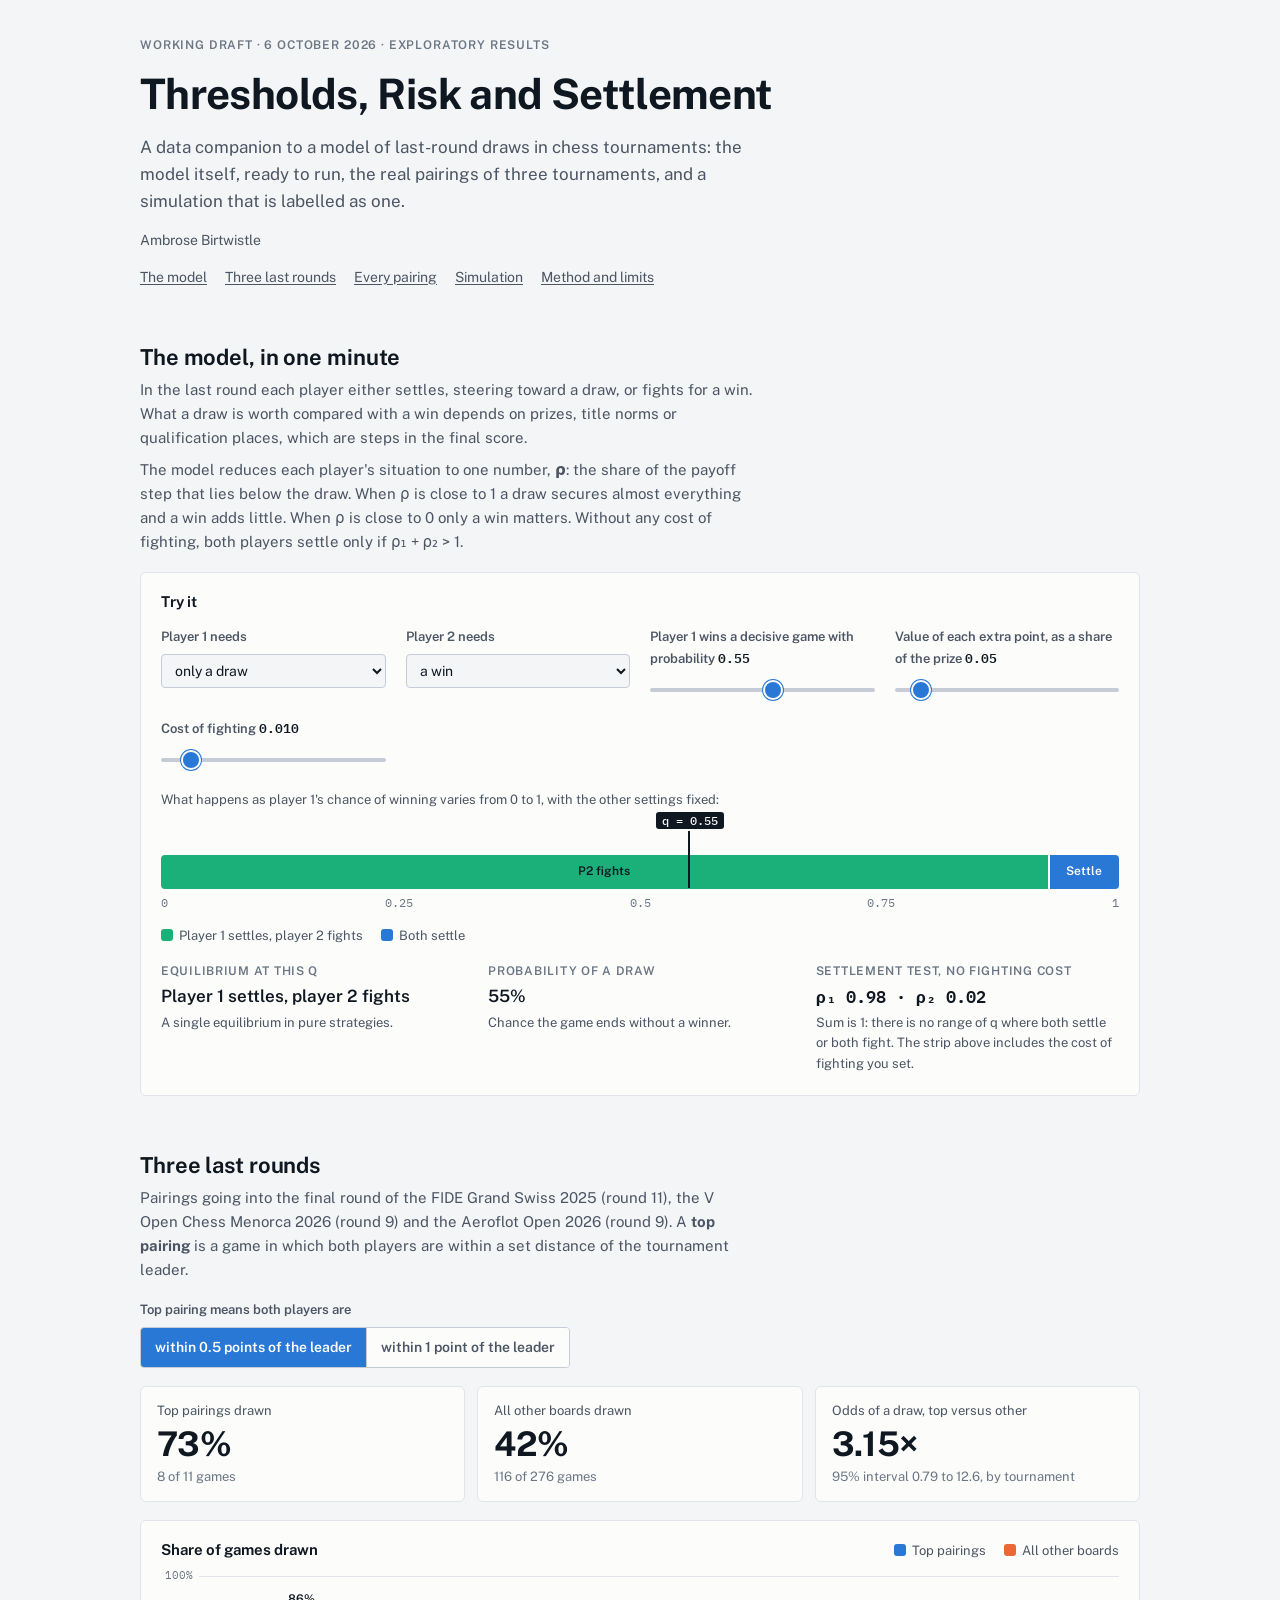
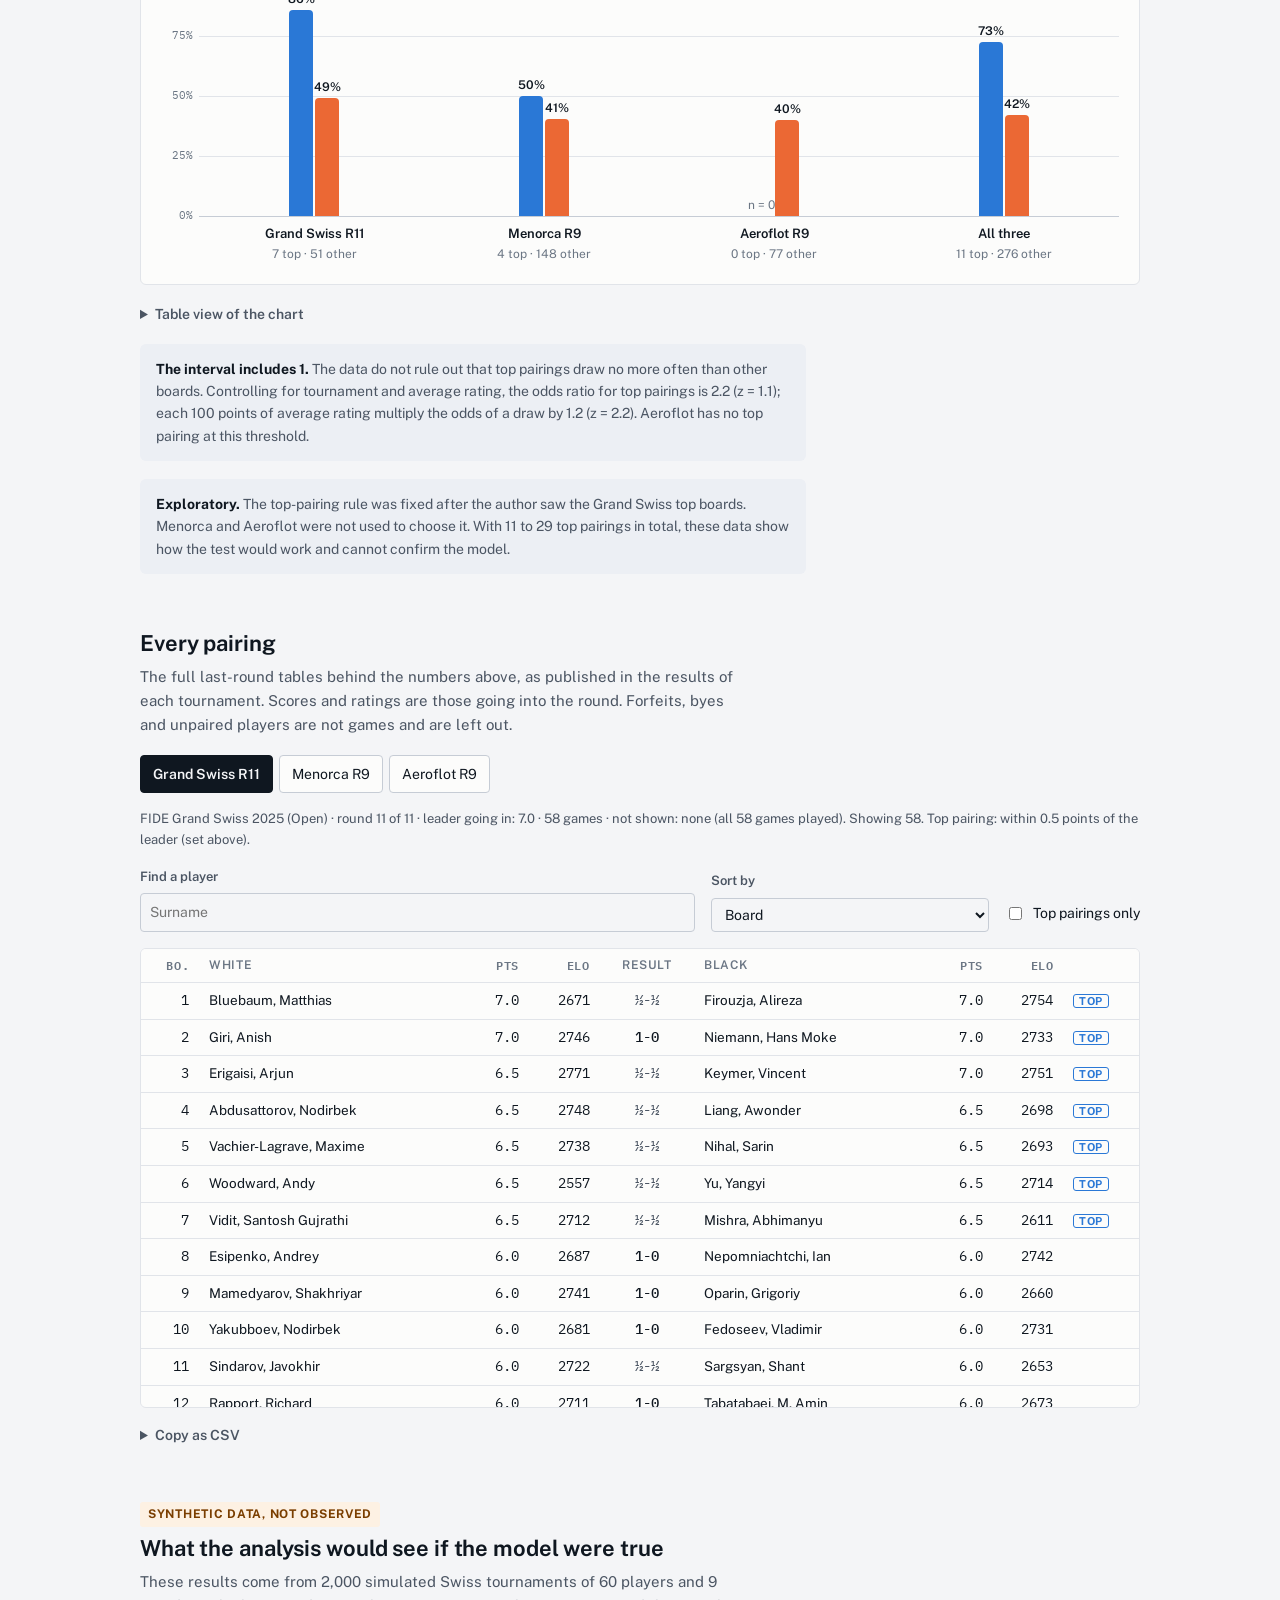
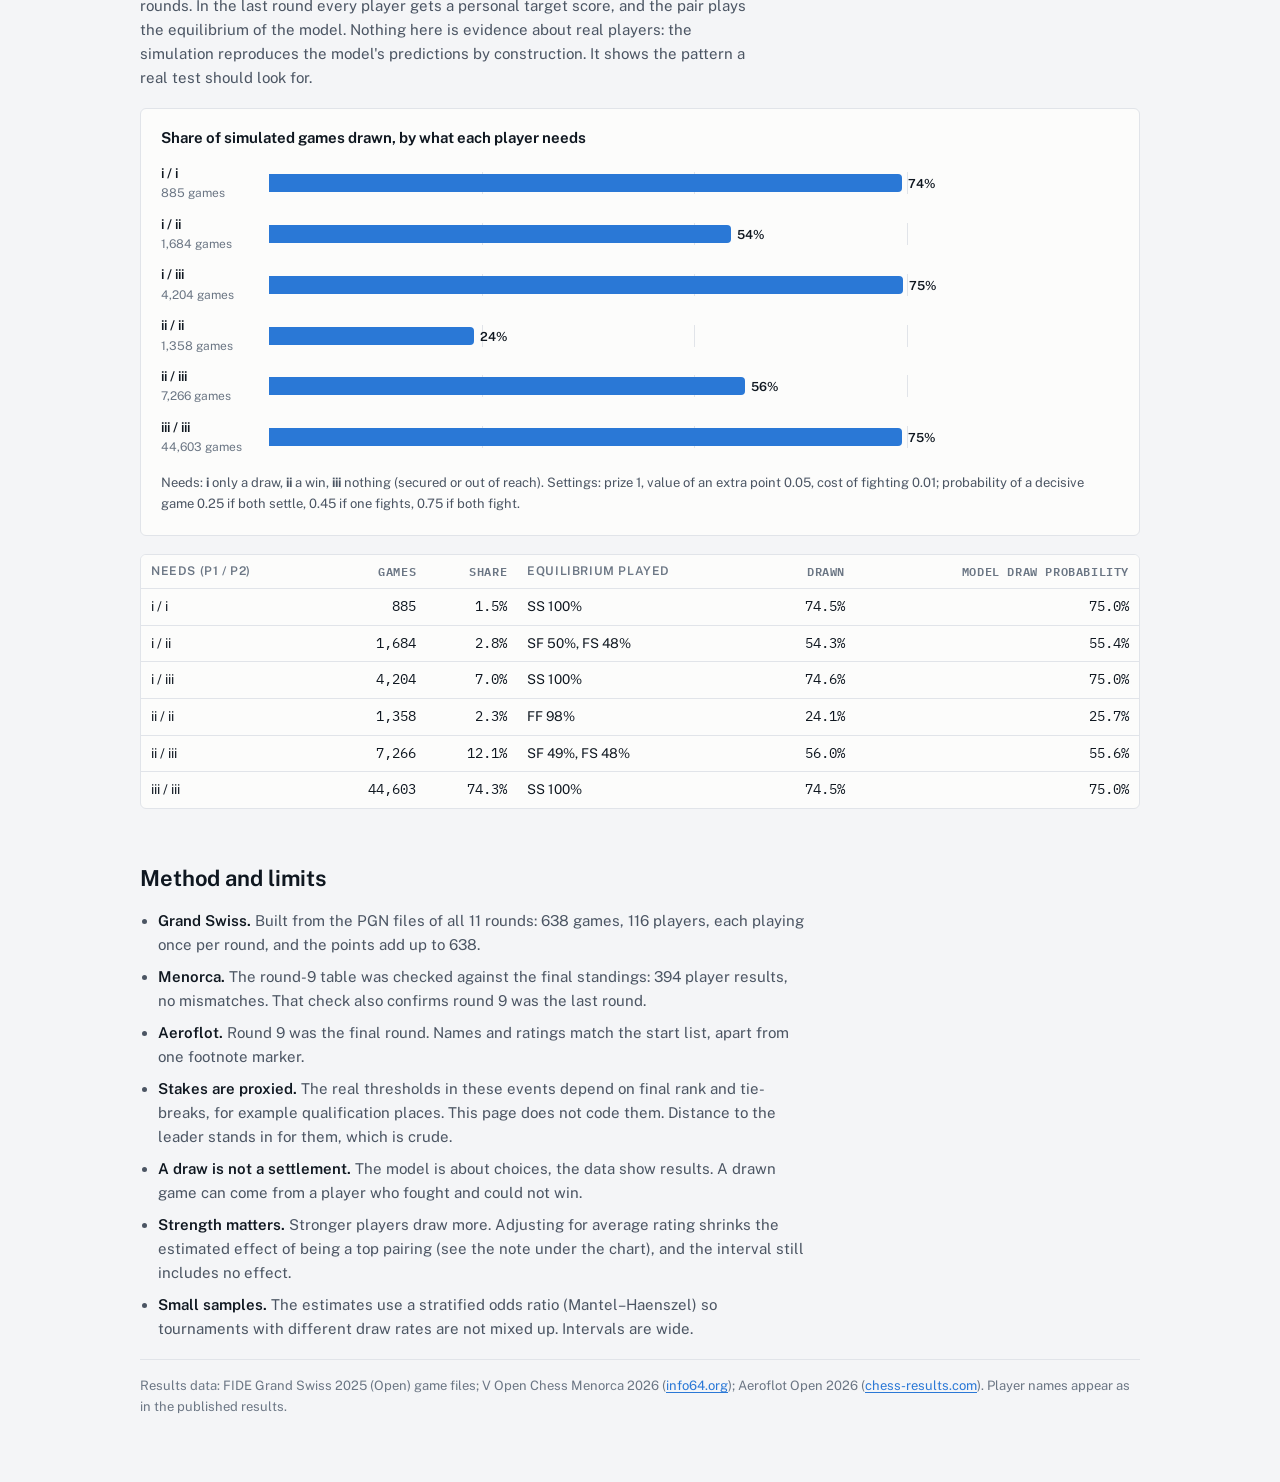
<file: docs/index.html>
<!doctype html><html lang="en"><head><meta charset="utf-8"><meta name="viewport" content="width=device-width,initial-scale=1,viewport-fit=cover"><style>:root{color-scheme:light;padding-top:env(safe-area-inset-top,0px);padding-bottom:env(safe-area-inset-bottom,0px)}body{margin:0;font:14px system-ui,sans-serif;background:#f9f9f7}img{max-width:100%}[hidden]{display:none!important}</style></head><body><title>Thresholds, Risk and Settlement</title>
<link rel="stylesheet" href="https://fonts.googleapis.com/css2?family=IBM+Plex+Mono:wght@400;500&family=Public+Sans:wght@400;500;600;700&display=swap">
<style>
/* Layout concept: a plain research companion. One reading column with wide data
   blocks. Blue and orange carry the two data series; everything else is
   neutral ink so the numbers stay loud. Notation (½-½, 1-0) is set in mono. */
:root {
  --bg: #f4f5f7;
  --surface: #fcfcfb;
  --ink: #0f1720;
  --ink2: #4b5563;
  --muted: #6b7684;
  --line: #e1e4e9;
  --axis: #c6ccd5;
  --soft: #eceff4;
  --s1: #2a78d6;
  --s2: #eb6834;
  --s3: #1baf7a;
  --neutral: #aab2bf;
  --on-fill: #0f1720;
  --warn-bg: #fdf1e3;
  --warn-ink: #7a3e00;
  --font: "Public Sans", system-ui, -apple-system, "Segoe UI", sans-serif;
  --mono: "IBM Plex Mono", ui-monospace, "SFMono-Regular", Menlo, monospace;
}
@media (prefers-color-scheme: dark) {
  :root:not([data-theme="light"]) {
    --bg: #0e0f11; --surface: #1a1a19; --ink: #f2f4f7; --ink2: #b9c0cb; --muted: #8e97a4;
    --line: #2c2e31; --axis: #3d4147; --soft: #232427;
    --s1: #3987e5; --s2: #d95926; --s3: #199e70; --neutral: #5d6571;
    --on-fill: #ffffff; --warn-bg: #2a2118; --warn-ink: #f0c48f;
    color-scheme: dark;
  }
}
:root[data-theme="dark"] {
  --bg: #0e0f11; --surface: #1a1a19; --ink: #f2f4f7; --ink2: #b9c0cb; --muted: #8e97a4;
  --line: #2c2e31; --axis: #3d4147; --soft: #232427;
  --s1: #3987e5; --s2: #d95926; --s3: #199e70; --neutral: #5d6571;
  --on-fill: #ffffff; --warn-bg: #2a2118; --warn-ink: #f0c48f;
  color-scheme: dark;
}

* { box-sizing: border-box; }
body {
  background: var(--bg); color: var(--ink); font-family: var(--font); font-size: 15px; line-height: 1.6;
  padding-inline: 16px; padding-block: 28px 64px;
}
.wrap { max-width: 1000px; margin: 0 auto; display: flex; flex-direction: column; gap: 56px; }
a { color: var(--s1); text-underline-offset: 2px; }
:focus-visible { outline: 2px solid var(--s1); outline-offset: 2px; }
h1, h2, h3 { text-wrap: balance; margin: 0; line-height: 1.2; }
h1 { font-size: clamp(28px, 5.4vw, 42px); font-weight: 700; letter-spacing: -0.015em; }
h2 { font-size: 22px; font-weight: 650; letter-spacing: -0.005em; }
h3 { font-size: 15px; font-weight: 650; }
p { margin: 0; max-width: 68ch; }
.eyebrow { font-size: 12px; letter-spacing: 0.07em; text-transform: uppercase; color: var(--muted); font-weight: 600; }
.lede { color: var(--ink2); font-size: 17px; max-width: 62ch; }
.sec { display: flex; flex-direction: column; gap: 18px; min-width: 0; }
.sec > header { display: flex; flex-direction: column; gap: 8px; }
.sec > header p { color: var(--ink2); }
.hero { display: flex; flex-direction: column; gap: 14px; padding-top: 8px; }
.jump { display: flex; flex-wrap: wrap; gap: 4px 18px; font-size: 14px; }
.jump a { color: var(--ink2); }
.byline { color: var(--ink2); font-size: 14px; }

.card { background: var(--surface); border: 1px solid var(--line); border-radius: 6px; padding: 20px; min-width: 0; }
.card + .card { margin-top: 0; }
.stack { display: flex; flex-direction: column; gap: 16px; min-width: 0; }

/* controls */
.controls { display: grid; grid-template-columns: repeat(auto-fit, minmax(210px, 1fr)); gap: 14px 20px; }
.field { display: flex; flex-direction: column; gap: 6px; min-width: 0; }
.field label, .field .lab { font-size: 13px; font-weight: 600; color: var(--ink2); }
.field output { font-family: var(--mono); font-size: 13px; color: var(--ink); }
select, input[type="search"] {
  font: inherit; font-size: 14px; color: var(--ink); background: var(--bg); border: 1px solid var(--axis);
  border-radius: 4px; padding: 7px 9px; width: 100%; min-width: 0;
}
input[type="range"] { -webkit-appearance: none; appearance: none; width: 100%; height: 28px; margin: 0; background: transparent; cursor: pointer; }
input[type="range"]::-webkit-slider-runnable-track { height: 4px; border-radius: 2px; background: var(--axis); }
input[type="range"]::-moz-range-track { height: 4px; border-radius: 2px; background: var(--axis); }
input[type="range"]::-webkit-slider-thumb { -webkit-appearance: none; appearance: none; width: 20px; height: 20px; margin-top: -8px; border-radius: 50%; background: var(--s1); border: 2px solid var(--surface); box-shadow: 0 0 0 1px var(--s1); }
input[type="range"]::-moz-range-thumb { width: 16px; height: 16px; border-radius: 50%; background: var(--s1); border: 2px solid var(--surface); box-shadow: 0 0 0 1px var(--s1); }
input[type="range"]:focus-visible { outline: 2px solid var(--s1); outline-offset: 2px; border-radius: 4px; }
.seg { align-self: flex-start; display: inline-flex; border: 1px solid var(--axis); border-radius: 4px; overflow: hidden; max-width: 100%; flex-wrap: wrap; }
.seg label { cursor: pointer; }
.seg input { position: absolute; opacity: 0; pointer-events: none; }
.seg span { display: block; padding: 8px 14px; font-size: 14px; color: var(--ink2); background: var(--surface); }
.seg input:checked + span { background: var(--s1); color: #fff; font-weight: 600; }
.seg input:focus-visible + span { outline: 2px solid var(--s1); outline-offset: -3px; }
.seg label + label span { border-left: 1px solid var(--axis); }
button { font: inherit; font-size: 14px; color: var(--ink); background: var(--surface); border: 1px solid var(--axis); border-radius: 4px; padding: 7px 12px; cursor: pointer; }
button:hover { background: var(--soft); }
.tabs { display: flex; flex-wrap: wrap; gap: 6px; }
.tabs button[aria-selected="true"] { background: var(--ink); color: var(--bg); border-color: var(--ink); font-weight: 600; }

/* regime strip */
.strip-wrap { position: relative; padding-top: 38px; margin-top: 6px; }
.strip { display: flex; gap: 2px; height: 34px; }
.strip .seg-r { height: 100%; display: flex; align-items: center; justify-content: center; font-size: 12px; font-weight: 600;
  color: var(--on-fill); overflow: hidden; white-space: nowrap; min-width: 0; }
.strip .seg-r:first-child { border-radius: 4px 0 0 4px; }
.strip .seg-r:last-child { border-radius: 0 4px 4px 0; }
.marker { position: absolute; top: 14px; bottom: 22px; width: 0; border-left: 2px solid var(--ink); pointer-events: none; }
.marker b { position: absolute; top: -2px; left: 50%; transform: translate(-50%, -100%); font: 500 12px var(--mono); background: var(--ink); color: var(--bg); padding: 1px 6px; border-radius: 3px; white-space: nowrap; }
.axis-row { display: flex; justify-content: space-between; font: 12px var(--mono); color: var(--muted); padding-top: 6px; }
.legend { display: flex; flex-wrap: wrap; gap: 6px 18px; font-size: 13px; color: var(--ink2); }
.legend i { display: inline-block; width: 12px; height: 12px; border-radius: 3px; margin-right: 6px; vertical-align: -1px; }
.readout { display: grid; grid-template-columns: repeat(auto-fit, minmax(240px, 1fr)); gap: 14px 24px; }
.readout .k { font-size: 12px; text-transform: uppercase; letter-spacing: 0.06em; color: var(--muted); font-weight: 600; }
.readout .v { font-size: 17px; font-weight: 600; margin-top: 2px; }
.readout .s { font-size: 13px; color: var(--ink2); margin-top: 2px; }
.mono { font-family: var(--mono); }

/* tiles */
.tiles { display: grid; grid-template-columns: repeat(auto-fit, minmax(210px, 1fr)); gap: 12px; }
.tile { background: var(--surface); border: 1px solid var(--line); border-radius: 6px; padding: 14px 16px; min-width: 0; }
.tile .k { font-size: 13px; color: var(--ink2); }
.tile .big { font-size: 34px; font-weight: 700; letter-spacing: -0.02em; line-height: 1.15; margin-top: 4px; }
.tile .s { font-size: 13px; color: var(--muted); margin-top: 2px; }

/* bar chart (grouped columns) */
.chart-head { display: flex; flex-wrap: wrap; justify-content: space-between; align-items: baseline; gap: 6px 20px; margin-bottom: 14px; }
.chart-head .legend { margin: 0; }
.plot { position: relative; height: 240px; margin-left: 38px; }
.grid-l { position: absolute; left: 0; right: 0; height: 0; border-top: 1px solid var(--line); }
.grid-l.base { border-top-color: var(--axis); }
.grid-l span { position: absolute; left: -38px; top: -9px; width: 32px; text-align: right; font: 11px var(--mono); color: var(--muted); }
.groups { position: absolute; inset: 0; display: flex; }
.group { flex: 1; display: flex; justify-content: center; gap: 2px; min-width: 0; position: relative; }
.bcol { position: relative; width: min(24px, 30%); height: 100%; outline-offset: 3px; }
.bar { position: absolute; left: 0; right: 0; bottom: 0; border-radius: 4px 4px 0 0; transition: height 0.25s ease; }
.bval { position: absolute; left: 50%; transform: translateX(-50%); font: 600 12px var(--font); color: var(--ink); white-space: nowrap; padding-bottom: 4px; }
.nobar { position: absolute; bottom: 8px; left: 0; right: 0; text-align: center; font-size: 12px; color: var(--muted); }
.xlabels { display: flex; margin-left: 38px; margin-top: 8px; }
.xlabels div { flex: 1; text-align: center; font-size: 13px; font-weight: 600; min-width: 0; }
.xlabels small { display: block; font-weight: 400; font-size: 12px; color: var(--muted); }
@media (max-width: 520px) { .xlabels div { font-size: 12px; } .plot { height: 200px; } }
.tip { position: fixed; z-index: 10; pointer-events: none; background: var(--ink); color: var(--bg); font-size: 12px; padding: 6px 9px; border-radius: 4px; max-width: 240px; line-height: 1.4; }
.tip[hidden] { display: none; }

/* tables */
.tablewrap { overflow-x: auto; border: 1px solid var(--line); border-radius: 6px; background: var(--surface); max-width: 100%; }
table { border-collapse: collapse; width: 100%; font-size: 13.5px; }
th, td { padding: 7px 10px; text-align: left; white-space: nowrap; border-bottom: 1px solid var(--line); }
th { font-size: 12px; text-transform: uppercase; letter-spacing: 0.05em; color: var(--muted); font-weight: 600; background: var(--surface); position: sticky; top: 0; }
tbody tr:last-child td { border-bottom: 0; }
td.n, th.n { text-align: right; font-family: var(--mono); font-variant-numeric: tabular-nums; }
td.res { font-family: var(--mono); font-weight: 500; text-align: center; }
td.res.dr { color: var(--ink2); }
.toppill { font-size: 11px; font-weight: 700; letter-spacing: 0.05em; color: var(--s1); border: 1px solid var(--s1); border-radius: 3px; padding: 0 5px; }
.scroll-y { max-height: 460px; overflow: auto; }
.filters { display: grid; grid-template-columns: minmax(180px, 2fr) minmax(150px, 1fr) auto; gap: 12px 16px; align-items: end; }
@media (max-width: 640px) { .filters { grid-template-columns: 1fr; } }
.check { display: flex; align-items: center; gap: 8px; font-size: 14px; padding-bottom: 7px; }
.meta { font-size: 13px; color: var(--ink2); }
details summary { cursor: pointer; font-weight: 600; font-size: 14px; color: var(--ink2); }
details[open] summary { margin-bottom: 10px; }
textarea.csv { width: 100%; min-height: 160px; font: 12px/1.45 var(--mono); color: var(--ink); background: var(--bg); border: 1px solid var(--axis); border-radius: 4px; padding: 10px; }

/* simulation */
.synthetic { display: inline-block; font-size: 12px; font-weight: 700; letter-spacing: 0.06em; text-transform: uppercase; background: var(--warn-bg); color: var(--warn-ink); padding: 3px 8px; border-radius: 3px; width: fit-content; }
.hbars { display: flex; flex-direction: column; gap: 10px; }
.hrow { display: grid; grid-template-columns: 96px minmax(0, 1fr); align-items: center; gap: 12px; font-size: 13.5px; }
.hrow .lbl { font-weight: 600; }
.hrow .lbl small { display: block; font-weight: 400; color: var(--muted); font-size: 12px; }
.htrack { position: relative; height: 22px; }
.hbar { position: absolute; left: 0; top: 2px; bottom: 2px; background: var(--s1); border-radius: 0 4px 4px 0; max-width: 100%; }
.hval { position: absolute; top: 50%; transform: translateY(-50%); margin-left: 6px; font: 600 12.5px var(--font); white-space: nowrap; }
.hgrid { position: absolute; top: 0; bottom: 0; border-left: 1px solid var(--line); }

ul.plain { margin: 0; padding-left: 18px; display: flex; flex-direction: column; gap: 8px; max-width: 74ch; }
ul.plain li { color: var(--ink2); }
ul.plain li b { color: var(--ink); font-weight: 600; }
.callout { background: var(--soft); border-radius: 6px; padding: 14px 16px; font-size: 14px; color: var(--ink2); max-width: 74ch; }
.callout b { color: var(--ink); }
footer { font-size: 13px; color: var(--muted); border-top: 1px solid var(--line); padding-top: 16px; }
@media (prefers-reduced-motion: reduce) { .bar { transition: none; } }

</style>
<div class="wrap">

<header class="hero">
  <div class="eyebrow">Working draft · 6 October 2026 · exploratory results</div>
  <h1>Thresholds, Risk and Settlement</h1>
  <p class="lede">A data companion to a model of last-round draws in chess tournaments: the model itself, ready to run, the real pairings of three tournaments, and a simulation that is labelled as one.</p>
  <div class="byline">Ambrose Birtwistle</div>
  <nav class="jump" aria-label="Sections">
    <a href="#model">The model</a><a href="#real">Three last rounds</a><a href="#pairings">Every pairing</a><a href="#simulation">Simulation</a><a href="#method">Method and limits</a>
  </nav>
</header>

<section class="sec" id="model">
  <header>
    <h2>The model, in one minute</h2>
    <p>In the last round each player either settles, steering toward a draw, or fights for a win. What a draw is worth compared with a win depends on prizes, title norms or qualification places, which are steps in the final score.</p>
    <p>The model reduces each player's situation to one number, <b>ρ</b>: the share of the payoff step that lies below the draw. When ρ is close to 1 a draw secures almost everything and a win adds little. When ρ is close to 0 only a win matters. Without any cost of fighting, both players settle only if ρ₁ + ρ₂ &gt; 1.</p>
  </header>

  <div class="card stack" aria-label="Interactive model">
    <h3>Try it</h3>
    <div class="controls">
      <div class="field"><label for="c1">Player 1 needs</label>
        <select id="c1"><option value="i" selected>only a draw</option><option value="ii">a win</option><option value="iii">nothing at stake</option></select></div>
      <div class="field"><label for="c2">Player 2 needs</label>
        <select id="c2"><option value="i">only a draw</option><option value="ii" selected>a win</option><option value="iii">nothing at stake</option></select></div>
      <div class="field"><label for="q">Player 1 wins a decisive game with probability <output id="qv" for="q">0.55</output></label>
        <input id="q" type="range" min="0.02" max="0.98" step="0.01" value="0.55"></div>
      <div class="field"><label for="eps">Value of each extra point, as a share of the prize <output id="epsv" for="eps">0.05</output></label>
        <input id="eps" type="range" min="0.01" max="0.5" step="0.01" value="0.05"></div>
      <div class="field"><label for="cost">Cost of fighting <output id="costv" for="cost">0.010</output></label>
        <input id="cost" type="range" min="0" max="0.1" step="0.005" value="0.01"></div>
    </div>

    <div>
      <div class="meta" style="margin-bottom:2px">What happens as player 1's chance of winning varies from 0 to 1, with the other settings fixed:</div>
      <div class="strip-wrap">
        <div class="marker" id="marker"><b id="markerlab">q = 0.55</b></div>
        <div class="strip" id="strip" role="img" aria-label="Equilibrium regimes across the range of q"></div>
        <div class="axis-row"><span>0</span><span>0.25</span><span>0.5</span><span>0.75</span><span>1</span></div>
      </div>
    </div>
    <div class="legend" id="legend"></div>

    <div class="readout">
      <div><div class="k">Equilibrium at this q</div><div class="v" id="ro-eq"></div><div class="s" id="ro-eq-s"></div></div>
      <div><div class="k">Probability of a draw</div><div class="v" id="ro-draw"></div><div class="s" id="ro-draw-s"></div></div>
      <div><div class="k">Settlement test, no fighting cost</div><div class="v mono" id="ro-rho"></div><div class="s" id="ro-rho-s"></div></div>
    </div>
  </div>
</section>

<section class="sec" id="real">
  <header>
    <h2>Three last rounds</h2>
    <p>Pairings going into the final round of the FIDE Grand Swiss 2025 (round 11), the V Open Chess Menorca 2026 (round 9) and the Aeroflot Open 2026 (round 9). A <b>top pairing</b> is a game in which both players are within a set distance of the tournament leader.</p>
  </header>

  <div class="field">
    <span class="lab" id="thr-lab">Top pairing means both players are</span>
    <div class="seg" role="radiogroup" aria-labelledby="thr-lab">
      <label><input type="radio" name="thr" value="0.5" checked><span>within 0.5 points of the leader</span></label>
      <label><input type="radio" name="thr" value="1"><span>within 1 point of the leader</span></label>
    </div>
  </div>

  <div class="tiles" id="tiles"></div>

  <div class="card">
    <div class="chart-head">
      <h3>Share of games drawn</h3>
      <div class="legend"><span><i style="background:var(--s1)"></i>Top pairings</span><span><i style="background:var(--s2)"></i>All other boards</span></div>
    </div>
    <div class="plot" id="plot"></div>
    <div class="xlabels" id="xlabels"></div>
    <div id="tip" class="tip" hidden></div>
  </div>

  <details>
    <summary>Table view of the chart</summary>
    <div class="tablewrap"><table id="counts"></table></div>
  </details>

  <div class="callout" id="adj"></div>
  <div class="callout"><b>Exploratory.</b> The top-pairing rule was fixed after the author saw the Grand Swiss top boards. Menorca and Aeroflot were not used to choose it. With 11 to 29 top pairings in total, these data show how the test would work and cannot confirm the model.</div>
</section>

<section class="sec" id="pairings">
  <header>
    <h2>Every pairing</h2>
    <p>The full last-round tables behind the numbers above, as published in the results of each tournament. Scores and ratings are those going into the round. Forfeits, byes and unpaired players are not games and are left out.</p>
  </header>
  <div class="stack">
    <div class="tabs" role="tablist" id="tabs"></div>
    <div class="meta" id="tmeta"></div>
    <div class="filters">
      <div class="field"><label for="search">Find a player</label><input id="search" type="search" placeholder="Surname"></div>
      <div class="field"><label for="sort">Sort by</label>
        <select id="sort"><option value="board">Board</option><option value="score">Score going in</option><option value="elo">Average rating</option></select></div>
      <label class="check"><input id="toponly" type="checkbox"> Top pairings only</label>
    </div>
    <div class="tablewrap scroll-y"><table id="ptable"></table></div>
    <details>
      <summary>Copy as CSV</summary>
      <div class="stack">
        <textarea id="csv" class="csv" readonly aria-label="CSV of the selected tournament"></textarea>
        <div><button id="copy" type="button">Copy to clipboard</button> <span class="meta" id="copied"></span></div>
      </div>
    </details>
  </div>
</section>

<section class="sec" id="simulation">
  <header>
    <span class="synthetic">Synthetic data, not observed</span>
    <h2>What the analysis would see if the model were true</h2>
    <p>These results come from 2,000 simulated Swiss tournaments of 60 players and 9 rounds. In the last round every player gets a personal target score, and the pair plays the equilibrium of the model. Nothing here is evidence about real players: the simulation reproduces the model's predictions by construction. It shows the pattern a real test should look for.</p>
  </header>
  <div class="card stack">
    <h3>Share of simulated games drawn, by what each player needs</h3>
    <div class="hbars" id="hbars"></div>
    <div class="meta">Needs: <b>i</b> only a draw, <b>ii</b> a win, <b>iii</b> nothing (secured or out of reach). Settings: prize 1, value of an extra point 0.05, cost of fighting 0.01; probability of a decisive game 0.25 if both settle, 0.45 if one fights, 0.75 if both fight.</div>
  </div>
  <div class="tablewrap"><table id="simtable"></table></div>
</section>

<section class="sec" id="method">
  <header><h2>Method and limits</h2></header>
  <ul class="plain">
    <li><b>Grand Swiss.</b> Built from the PGN files of all 11 rounds: 638 games, 116 players, each playing once per round, and the points add up to 638.</li>
    <li><b>Menorca.</b> The round-9 table was checked against the final standings: 394 player results, no mismatches. That check also confirms round 9 was the last round.</li>
    <li><b>Aeroflot.</b> Round 9 was the final round. Names and ratings match the start list, apart from one footnote marker.</li>
    <li><b>Stakes are proxied.</b> The real thresholds in these events depend on final rank and tie-breaks, for example qualification places. This page does not code them. Distance to the leader stands in for them, which is crude.</li>
    <li><b>A draw is not a settlement.</b> The model is about choices, the data show results. A drawn game can come from a player who fought and could not win.</li>
    <li><b>Strength matters.</b> Stronger players draw more. Adjusting for average rating shrinks the estimated effect of being a top pairing (see the note under the chart), and the interval still includes no effect.</li>
    <li><b>Small samples.</b> The estimates use a stratified odds ratio (Mantel–Haenszel) so tournaments with different draw rates are not mixed up. Intervals are wide.</li>
  </ul>
  <footer>Results data: FIDE Grand Swiss 2025 (Open) game files; V Open Chess Menorca 2026 (<a href="https://info64.org/v-open-chess-menorca-2026">info64.org</a>); Aeroflot Open 2026 (<a href="https://chess-results.com/tnr1357040.aspx?lan=1">chess-results.com</a>). Player names appear as in the published results.</footer>
</section>

</div>

<script>window.__DATA__={"tournaments":[{"id":"gs","name":"FIDE Grand Swiss 2025 (Open)","short":"Grand Swiss R11","round":11,"rounds":11,"leader":7.0,"excluded":"none (all 58 games played)","rows":[{"b":1,"w":"Bluebaum, Matthias","sw":7.0,"ew":2671,"k":"Firouzja, Alireza","sb":7.0,"eb":2754,"r":"½-½","d":1,"m":56},{"b":2,"w":"Giri, Anish","sw":7.0,"ew":2746,"k":"Niemann, Hans Moke","sb":7.0,"eb":2733,"r":"1-0","d":0,"m":46},{"b":3,"w":"Erigaisi, Arjun","sw":6.5,"ew":2771,"k":"Keymer, Vincent","sb":7.0,"eb":2751,"r":"½-½","d":1,"m":49},{"b":4,"w":"Abdusattorov, Nodirbek","sw":6.5,"ew":2748,"k":"Liang, Awonder","sb":6.5,"eb":2698,"r":"½-½","d":1,"m":47},{"b":5,"w":"Vachier-Lagrave, Maxime","sw":6.5,"ew":2738,"k":"Nihal, Sarin","sb":6.5,"eb":2693,"r":"½-½","d":1,"m":31},{"b":6,"w":"Woodward, Andy","sw":6.5,"ew":2557,"k":"Yu, Yangyi","sb":6.5,"eb":2714,"r":"½-½","d":1,"m":46},{"b":7,"w":"Vidit, Santosh Gujrathi","sw":6.5,"ew":2712,"k":"Mishra, Abhimanyu","sb":6.5,"eb":2611,"r":"½-½","d":1,"m":31},{"b":8,"w":"Esipenko, Andrey","sw":6.0,"ew":2687,"k":"Nepomniachtchi, Ian","sb":6.0,"eb":2742,"r":"1-0","d":0,"m":40},{"b":9,"w":"Mamedyarov, Shakhriyar","sw":6.0,"ew":2741,"k":"Oparin, Grigoriy","sb":6.0,"eb":2660,"r":"1-0","d":0,"m":47},{"b":10,"w":"Yakubboev, Nodirbek","sw":6.0,"ew":2681,"k":"Fedoseev, Vladimir","sb":6.0,"eb":2731,"r":"1-0","d":0,"m":61},{"b":11,"w":"Sindarov, Javokhir","sw":6.0,"ew":2722,"k":"Sargsyan, Shant","sb":6.0,"eb":2653,"r":"½-½","d":1,"m":34},{"b":12,"w":"Rapport, Richard","sw":6.0,"ew":2711,"k":"Tabatabaei, M. Amin","sb":6.0,"eb":2673,"r":"1-0","d":0,"m":48},{"b":13,"w":"Sevian, Samuel","sw":6.0,"ew":2692,"k":"Predke, Alexandr","sb":6.0,"eb":2609,"r":"1-0","d":0,"m":70},{"b":14,"w":"Shirov, Alexei","sw":6.0,"ew":2616,"k":"Van Foreest, Jorden","sb":6.0,"eb":2692,"r":"½-½","d":1,"m":55},{"b":15,"w":"Theodorou, Nikolas","sw":5.5,"ew":2646,"k":"Praggnanandhaa, R","sb":5.5,"eb":2785,"r":"½-½","d":1,"m":33},{"b":16,"w":"Rodshtein, Maxim","sw":5.5,"ew":2645,"k":"Harikrishna, Pentala","sb":5.5,"eb":2704,"r":"0-1","d":0,"m":28},{"b":17,"w":"Maghsoodloo, Parham","sw":5.5,"ew":2692,"k":"Aditya, Mittal","sb":5.5,"eb":2589,"r":"½-½","d":1,"m":27},{"b":18,"w":"Dubov, Daniil","sw":5.5,"ew":2691,"k":"Vokhidov, Shamsiddin","sb":5.5,"eb":2645,"r":"½-½","d":1,"m":37},{"b":19,"w":"Maurizzi, Marcandria","sw":5.5,"ew":2610,"k":"Murzin, Volodar","sb":5.5,"eb":2670,"r":"½-½","d":1,"m":32},{"b":20,"w":"Sadhwani, Raunak","sw":5.5,"ew":2658,"k":"Hakobyan, Aram","sb":5.5,"eb":2625,"r":"½-½","d":1,"m":12},{"b":21,"w":"Lagarde, Maxime","sw":5.5,"ew":2609,"k":"Saric, Ivan","sb":5.5,"eb":2655,"r":"0-1","d":0,"m":32},{"b":22,"w":"Ivanchuk, Vasyl","sw":5.5,"ew":2608,"k":"Grandelius, Nils","sb":5.5,"eb":2648,"r":"½-½","d":1,"m":76},{"b":23,"w":"Pranav, V","sw":5.5,"ew":2596,"k":"Lu, Shanglei","sb":5.5,"eb":2647,"r":"1-0","d":0,"m":54},{"b":24,"w":"Narayanan, S","sw":5.5,"ew":2591,"k":"Erdogmus, Yagiz Kaan","sb":5.5,"eb":2646,"r":"½-½","d":1,"m":30},{"b":25,"w":"Volokitin, Andrei","sw":5.0,"ew":2628,"k":"Gukesh, D","sb":5.0,"eb":2767,"r":"0-1","d":0,"m":42},{"b":26,"w":"Robson, Ray","sw":5.0,"ew":2674,"k":"Ivic, Velimir","sb":5.0,"eb":2630,"r":"½-½","d":1,"m":35},{"b":27,"w":"Sjugirov, Sanan","sw":5.0,"ew":2627,"k":"Vitiugov, Nikita","sb":5.0,"eb":2666,"r":"½-½","d":1,"m":56},{"b":28,"w":"Anton Guijarro, David","sw":5.0,"ew":2625,"k":"Wojtaszek, Radoslaw","sb":5.0,"eb":2661,"r":"½-½","d":1,"m":29},{"b":29,"w":"Mendonca, Leon Luke","sw":5.0,"ew":2615,"k":"Grischuk, Alexander","sb":5.0,"eb":2657,"r":"0-1","d":0,"m":90},{"b":30,"w":"Mamedov, Rauf","sw":5.0,"ew":2651,"k":"Dardha, Daniel","sb":5.0,"eb":2624,"r":"1-0","d":0,"m":45},{"b":31,"w":"Kollars, Dmitrij","sw":5.0,"ew":2647,"k":"Ponomariov, Ruslan","sb":5.0,"eb":2622,"r":"½-½","d":1,"m":115},{"b":32,"w":"Samunenkov, Ihor","sw":5.0,"ew":2550,"k":"Puranik, Abhimanyu","sb":5.0,"eb":2640,"r":"1-0","d":0,"m":43},{"b":33,"w":"Xiong, Jeffery","sw":5.0,"ew":2640,"k":"Goryachkina, Aleksandra","sb":5.0,"eb":2528,"r":"1-0","d":0,"m":52},{"b":34,"w":"Gurel, Ediz","sw":5.0,"ew":2631,"k":"Moussard, Jules","sb":5.0,"eb":2591,"r":"½-½","d":1,"m":36},{"b":35,"w":"Suleymanli, Aydin","sw":5.0,"ew":2602,"k":"Shankland, Sam","sb":4.5,"eb":2670,"r":"0-1","d":0,"m":41},{"b":36,"w":"Demchenko, Anton","sw":4.5,"ew":2620,"k":"Aronian, Levon","sb":4.5,"eb":2744,"r":"½-½","d":1,"m":33},{"b":37,"w":"Donchenko, Alexander","sw":4.5,"ew":2624,"k":"Karthikeyan, Murali","sb":4.5,"eb":2669,"r":"1-0","d":0,"m":50},{"b":38,"w":"Henriquez Villagra, Cristobal","sw":4.5,"ew":2594,"k":"Artemiev, Vladislav","sb":4.5,"eb":2664,"r":"1-0","d":0,"m":56},{"b":39,"w":"Aryan, Chopra","sw":4.5,"ew":2619,"k":"Bjerre, Jonas Buhl","sb":4.5,"eb":2651,"r":"1-0","d":0,"m":48},{"b":40,"w":"Bartel, Mateusz","sw":4.5,"ew":2581,"k":"Indjic, Aleksandar","sb":4.5,"eb":2650,"r":"0-1","d":0,"m":50},{"b":41,"w":"Svane, Frederik","sw":4.5,"ew":2643,"k":"Kuzubov, Yuriy","sb":4.5,"eb":2600,"r":"1-0","d":0,"m":74},{"b":42,"w":"Zemlyanskii, Ivan","sw":4.5,"ew":2586,"k":"Chigaev, Maksim","sb":4.5,"eb":2638,"r":"1-0","d":0,"m":0},{"b":43,"w":"Hovhannisyan, Robert","sw":4.5,"ew":2629,"k":"Gumularz, Szymon","sb":4.5,"eb":2590,"r":"1-0","d":0,"m":31},{"b":44,"w":"Korobov, Anton","sw":4.0,"ew":2616,"k":"Deac, Bogdan-Daniel","sb":4.0,"eb":2674,"r":"½-½","d":1,"m":37},{"b":45,"w":"Matlakov, Maxim","sw":4.0,"ew":2609,"k":"Gelfand, Boris","sb":4.0,"eb":2652,"r":"½-½","d":1,"m":31},{"b":46,"w":"Salem, A.R. Saleh","sw":4.0,"ew":2640,"k":"Xu, Xiangyu","sb":4.0,"eb":2615,"r":"½-½","d":1,"m":25},{"b":47,"w":"Najer, Evgeniy","sw":4.0,"ew":2613,"k":"Bacrot, Etienne","sb":4.0,"eb":2637,"r":"½-½","d":1,"m":53},{"b":48,"w":"Amin, Bassem","sw":4.0,"ew":2636,"k":"Warmerdam, Max","sb":4.0,"eb":2591,"r":"½-½","d":1,"m":35},{"b":49,"w":"Martirosyan, Haik M.","sw":4.0,"ew":2628,"k":"Madaminov, Mukhiddin","sb":4.0,"eb":2560,"r":"1-0","d":0,"m":31},{"b":50,"w":"Sargissian, Gabriel","sw":4.0,"ew":2626,"k":"Muradli, Mahammad","sb":4.0,"eb":2590,"r":"1-0","d":0,"m":39},{"b":51,"w":"Daneshvar, Bardiya","sw":4.0,"ew":2598,"k":"Santos Latasa, Jaime","sb":4.0,"eb":2620,"r":"1-0","d":0,"m":66},{"b":52,"w":"Svane, Rasmus","sw":4.0,"ew":2620,"k":"Abdisalimov, Abdimalik","sb":4.0,"eb":2488,"r":"0-1","d":0,"m":68},{"b":53,"w":"Suyarov, Mukhammadzokhid","sw":3.5,"ew":2482,"k":"Sarana, Alexey","sb":3.5,"eb":2686,"r":"½-½","d":1,"m":120},{"b":54,"w":"Wagner, Dennis","sw":3.5,"ew":2608,"k":"Hammer, Jon Ludvig","sb":3.5,"eb":2618,"r":"½-½","d":1,"m":31},{"b":55,"w":"Yuffa, Daniil","sw":3.0,"ew":2648,"k":"Eljanov, Pavel","sb":3.5,"eb":2682,"r":"½-½","d":1,"m":39},{"b":56,"w":"Nigmatov, Ortik","sw":3.0,"ew":2488,"k":"Vakhidov, Jakhongir","sb":3.0,"eb":2521,"r":"0-1","d":0,"m":51},{"b":57,"w":"Divya, Deshmukh","sw":4.5,"ew":2478,"k":"Cheparinov, Ivan","sb":4.5,"eb":2627,"r":"½-½","d":1,"m":48},{"b":58,"w":"Olisa, Tennyson Ewomazino","sw":0.5,"ew":2287,"k":"Jobava, Baadur","sb":3.0,"eb":2590,"r":"½-½","d":1,"m":17}]},{"id":"me","name":"V Open Chess Menorca 2026","short":"Menorca R9","round":9,"rounds":9,"leader":7.0,"excluded":"19 forfeits, 1 bye, 51 unpaired with 0 points","rows":[{"b":1,"w":"Mendonca, Leon Luke","sw":7.0,"ew":2595,"k":"Mishra, Abhimanyu","sb":7.0,"eb":2623,"r":"½-½","d":1},{"b":2,"w":"Pranav Anand","sw":6.5,"ew":2596,"k":"Sosa, Tomas","sb":6.5,"eb":2544,"r":"0-1","d":0},{"b":3,"w":"Wu, Yixing","sw":6.5,"ew":2343,"k":"Iniyan, Pa","sb":6.5,"eb":2590,"r":"½-½","d":1},{"b":4,"w":"Li, Di","sw":6.5,"ew":2556,"k":"Raja Rithvik R","sb":6.5,"eb":2535,"r":"1-0","d":0},{"b":5,"w":"Shankland, Sam","sw":6.0,"ew":2651,"k":"Fernandez, Daniel Howard","sb":6.5,"eb":2528,"r":"½-½","d":1},{"b":6,"w":"Szpar, Milosz","sw":6.0,"ew":2499,"k":"Shirov, Alexei","sb":6.0,"eb":2604,"r":"0-1","d":0},{"b":7,"w":"Agmanov, Zhandos","sw":6.0,"ew":2463,"k":"Moussard, Jules","sb":6.0,"eb":2598,"r":"½-½","d":1},{"b":8,"w":"Ghosh, Diptayan","sw":6.0,"ew":2574,"k":"Harshavardhan G B","sb":6.0,"eb":2492,"r":"½-½","d":1},{"b":9,"w":"Xiao, Tong(QD)","sw":6.0,"ew":2555,"k":"Begmuratov, Khumoyun","sb":6.0,"eb":2489,"r":"½-½","d":1},{"b":10,"w":"Abdisalimov, Abdimalik","sw":6.0,"ew":2553,"k":"Xie, Kaifan","sb":6.0,"eb":2460,"r":"½-½","d":1},{"b":11,"w":"Amartuvshin, Ganzorig","sw":6.0,"ew":2418,"k":"Sankalp Gupta","sb":6.0,"eb":2548,"r":"0-1","d":0},{"b":12,"w":"Rozen, Eytan","sw":6.0,"ew":2504,"k":"Kuandykuly, Danis","sb":6.0,"eb":2414,"r":"0-1","d":0},{"b":13,"w":"Murzin, Volodar","sw":5.5,"ew":2655,"k":"Gan-Erdene, Sugar","sb":5.5,"eb":2444,"r":"1-0","d":0},{"b":14,"w":"Karthik Venkataraman","sw":5.5,"ew":2594,"k":"Habans Aguerrea, Javier","sb":5.5,"eb":2444,"r":"½-½","d":1},{"b":15,"w":"Gurevich, Mikhail","sw":5.5,"ew":2563,"k":"Shukhman, Anna","sb":5.5,"eb":2440,"r":"½-½","d":1},{"b":16,"w":"Vantika Agrawal","sw":5.5,"ew":2374,"k":"Vetokhin, Savva","sb":5.5,"eb":2559,"r":"½-½","d":1},{"b":17,"w":"Bogner, Sebastian","sw":5.5,"ew":2550,"k":"Audi Ameya","sb":5.5,"eb":2418,"r":"½-½","d":1},{"b":18,"w":"Peng, Li Min","sw":5.5,"ew":2536,"k":"Smirnov, Mark","sb":5.5,"eb":2416,"r":"½-½","d":1},{"b":19,"w":"Nogerbek, Kazybek","sw":5.5,"ew":2528,"k":"Villa Tornero, Alex","sb":5.5,"eb":2431,"r":"1-0","d":0},{"b":20,"w":"Prraneeth Vuppala","sw":5.5,"ew":2523,"k":"Singh, Siddharth","sb":5.5,"eb":2310,"r":"1-0","d":0},{"b":21,"w":"Federer, Colin","sw":5.5,"ew":2284,"k":"Suleymenov, Alisher","sb":5.5,"eb":2523,"r":"½-½","d":1},{"b":22,"w":"Sharifov, Mekhriddin","sw":5.5,"ew":2259,"k":"Mamedov, Edgar","sb":5.5,"eb":2477,"r":"½-½","d":1},{"b":23,"w":"Zhang, Di","sw":5.5,"ew":2460,"k":"Tsiapko, Andrii","sb":5.5,"eb":2226,"r":"1-0","d":0},{"b":24,"w":"Xiang, Zeyu","sw":5.5,"ew":2454,"k":"Mani, Sarbartho","sb":5.5,"eb":2177,"r":"1-0","d":0},{"b":25,"w":"Sprenger de la Iglesia, Yevgeni","sw":5.5,"ew":2214,"k":"Brodowski, Piotr","sb":5.5,"eb":2451,"r":"0-1","d":0},{"b":27,"w":"Cramling Bellon, Anna","sw":4.0,"ew":2074,"k":"Rapport, Jovana","sb":4.0,"eb":2244,"r":"½-½","d":1},{"b":28,"w":"Guerrero Vargas, Andres Jesus","sw":4.0,"ew":2285,"k":"Harish, Neeraj","sb":4.0,"eb":2128,"r":"½-½","d":1},{"b":29,"w":"Motylev, Alexander","sw":5.0,"ew":2560,"k":"Jin, Ruijun","sb":5.5,"eb":2195,"r":"½-½","d":1},{"b":30,"w":"Hong, Andrew","sw":5.0,"ew":2598,"k":"Katz, Alexander","sb":5.0,"eb":2371,"r":"½-½","d":1},{"b":31,"w":"Prado Lobo, Jonas","sw":5.0,"ew":2370,"k":"Illescas Cordoba, Miguel","sb":5.0,"eb":2597,"r":"½-½","d":1},{"b":32,"w":"Hardaway, Brewington","sw":5.0,"ew":2542,"k":"Yang, Zilong","sb":5.0,"eb":2355,"r":"½-½","d":1},{"b":34,"w":"Sivuk, Vitaly","sw":5.0,"ew":2522,"k":"Tokhirjonova, Gulrukhbegim","sb":5.0,"eb":2338,"r":"1-0","d":0},{"b":35,"w":"Kairbekova, Amina","sw":5.0,"ew":2362,"k":"Putnam, Liam","sb":5.0,"eb":2492,"r":"0-1","d":0},{"b":36,"w":"Yip, Carissa","sw":5.0,"ew":2482,"k":"Jihan Tejas Shah","sb":5.0,"eb":2338,"r":"1-0","d":0},{"b":37,"w":"Marin Ferragut, Pau","sw":5.0,"ew":2360,"k":"Barbot, Pierre","sb":5.0,"eb":2474,"r":"0-1","d":0},{"b":38,"w":"Almeida Quintana, Omar","sw":5.0,"ew":2463,"k":"Krauchi Romero, Martin","sb":5.0,"eb":2322,"r":"1-0","d":0},{"b":39,"w":"Nurgaliyev, Sauat","sw":5.0,"ew":2461,"k":"Adan Bermudez, Sergio","sb":5.0,"eb":2316,"r":"1-0","d":0},{"b":40,"w":"Maerevoet, Sim","sw":5.0,"ew":2460,"k":"Talgatov, Nazar","sb":5.0,"eb":2287,"r":"½-½","d":1},{"b":41,"w":"Fernandez Guillen, Ernesto J.","sw":5.0,"ew":2454,"k":"Cu, Ivan Travis","sb":5.0,"eb":2285,"r":"1-0","d":0},{"b":42,"w":"Dudognon, Thibault","sw":5.0,"ew":2346,"k":"Song, Yuxin","sb":5.0,"eb":2451,"r":"0-1","d":0},{"b":43,"w":"Garifullina, Leya","sw":5.0,"ew":2448,"k":"Sammons, Evan","sb":5.0,"eb":2270,"r":"0-1","d":0},{"b":44,"w":"Lee, Michael","sw":5.0,"ew":2316,"k":"Vergara Anton, Diego","sb":5.0,"eb":2424,"r":"½-½","d":1},{"b":45,"w":"Flores Quillas, Diego Saul Rodri","sw":5.0,"ew":2421,"k":"Karimova, Guldona","sb":5.0,"eb":2267,"r":"1-0","d":0},{"b":46,"w":"Averin, Nikolay","sw":5.0,"ew":2416,"k":"Levitan, Caleb Levi","sb":5.0,"eb":2238,"r":"½-½","d":1},{"b":47,"w":"Griffith, Kyron","sw":5.0,"ew":2415,"k":"Kabilov, Amin","sb":5.0,"eb":2231,"r":"0-1","d":0},{"b":48,"w":"Ruiz Buendia, Miguel","sw":5.0,"ew":2299,"k":"Khusenkhojaev, Mustafokhuja","sb":5.0,"eb":2407,"r":"½-½","d":1},{"b":49,"w":"Zwahr, Paul","sw":5.0,"ew":2277,"k":"Daurimbetov, Azamat","sb":5.0,"eb":2396,"r":"0-1","d":0},{"b":50,"w":"Srihari L","sw":5.0,"ew":2391,"k":"Verheyen, Olivier","sb":5.0,"eb":2215,"r":"½-½","d":1},{"b":52,"w":"Narciso Dublan, Marc","sw":5.0,"ew":2383,"k":"Jagreet Misra","sb":5.0,"eb":2192,"r":"½-½","d":1},{"b":53,"w":"Rychagov, Nikita","sw":5.0,"ew":2260,"k":"Ostrovskiy, Aleksandr","sb":5.0,"eb":2376,"r":"½-½","d":1},{"b":54,"w":"Krishnan, Ritvik","sw":5.0,"ew":2375,"k":"Zhu, Yilun","sb":5.0,"eb":2087,"r":"½-½","d":1},{"b":55,"w":"Karimov, Alisher","sw":5.0,"ew":2251,"k":"Uskov, Artem","sb":4.5,"eb":2552,"r":"½-½","d":1},{"b":56,"w":"Hagner, Bennet","sw":4.5,"ew":2468,"k":"Advik Amit Agrawal","sb":4.5,"eb":2273,"r":"½-½","d":1},{"b":57,"w":"Itgelt, Khuyagtsogt","sw":4.5,"ew":2440,"k":"Dinesh Rajan M","sb":4.5,"eb":2269,"r":"1-0","d":0},{"b":58,"w":"Martin Rueda, Daniel","sw":4.5,"ew":2292,"k":"Toktomushev, Teimur","sb":4.5,"eb":2422,"r":"0-1","d":0},{"b":59,"w":"Dorrance, Adam","sw":4.5,"ew":2276,"k":"Jin, Yueheng","sb":4.5,"eb":2406,"r":"½-½","d":1},{"b":60,"w":"Lee, Megan","sw":4.5,"ew":2263,"k":"Jacobsen, Mikkel Manosri","sb":4.5,"eb":2390,"r":"1-0","d":0},{"b":61,"w":"Cesar Maestre, Bernardo","sw":4.5,"ew":2387,"k":"Loftgaard, Mikkel Vinh","sb":4.5,"eb":2261,"r":"½-½","d":1},{"b":62,"w":"Sanchez Saez, Francisco","sw":4.5,"ew":2252,"k":"Loiseau, Quentin","sb":4.5,"eb":2381,"r":"½-½","d":1},{"b":63,"w":"Sahib Singh","sw":4.5,"ew":2376,"k":"Kiremitciyan, Ari","sb":4.5,"eb":2252,"r":"1-0","d":0},{"b":64,"w":"Ilkhomi, Jaloliddin","sw":4.5,"ew":2373,"k":"Wang, Chuqiao","sb":4.5,"eb":2235,"r":"1-0","d":0},{"b":65,"w":"Schenderowitsch, Michael","sw":4.5,"ew":2228,"k":"Lenaerts, Lennert","sb":4.5,"eb":2368,"r":"½-½","d":1},{"b":66,"w":"Akhilbay, Imangali","sw":4.5,"ew":2342,"k":"Bauer, Thomas","sb":4.5,"eb":2226,"r":"1-0","d":0},{"b":67,"w":"Khalilova, Madinabonu","sw":4.5,"ew":2226,"k":"Leiva, Gianmarco","sb":4.5,"eb":2339,"r":"0-1","d":0},{"b":68,"w":"Orian, Noga","sw":4.5,"ew":2220,"k":"Barzen, Pascal","sb":4.5,"eb":2329,"r":"0-1","d":0},{"b":69,"w":"Aubry, Yannis","sw":4.5,"ew":2173,"k":"Kaliakhmet, Elnaz","sb":4.5,"eb":2329,"r":"½-½","d":1},{"b":70,"w":"Claverie, Raul","sw":4.5,"ew":2160,"k":"Banerjee, Supratit","sb":4.5,"eb":2323,"r":"1-0","d":0},{"b":71,"w":"Citak, Selim","sw":4.5,"ew":2322,"k":"Kabinazar, Nurmukhammed","sb":4.5,"eb":2183,"r":"0-1","d":0},{"b":72,"w":"Daksh Jain","sw":4.5,"ew":2123,"k":"Umarov, Bekhruz","sb":4.5,"eb":2317,"r":"0-1","d":0},{"b":73,"w":"Aarit Kapil","sw":4.5,"ew":2304,"k":"Asaka, Samuel","sb":4.5,"eb":2187,"r":"½-½","d":1},{"b":74,"w":"Adharsh K","sw":4.5,"ew":2304,"k":"Yessengali, Adizhan","sb":4.5,"eb":2171,"r":"0-1","d":0},{"b":75,"w":"Kodiri, Pairavi","sw":4.5,"ew":2044,"k":"Felix, Raphael","sb":4.5,"eb":2301,"r":"1-0","d":0},{"b":76,"w":"Torres Rebolledo, Alvaro","sw":4.5,"ew":2298,"k":"Dumanuly, Sultanbeibarys","sb":4.5,"eb":2124,"r":"½-½","d":1},{"b":78,"w":"Nilsson, Oliver","sw":4.0,"ew":2183,"k":"Omonova, Umida","sb":4.0,"eb":2358,"r":"0-1","d":0},{"b":79,"w":"Kokol, Peter","sw":4.0,"ew":2344,"k":"Levitan, Judah Nathan","sb":4.0,"eb":2187,"r":"1-0","d":0},{"b":80,"w":"Daulet, Alikhan","sw":4.0,"ew":2166,"k":"Ribera Veganzones, Serni","sb":4.0,"eb":2328,"r":"0-1","d":0},{"b":81,"w":"Breuil, Tristan","sw":4.0,"ew":2324,"k":"Hoffman, Luc","sb":4.0,"eb":2183,"r":"1-0","d":0},{"b":82,"w":"Moreto Quintana, Alex","sw":4.0,"ew":2163,"k":"Nurgaliyeva, Zarina","sb":4.0,"eb":2324,"r":"½-½","d":1},{"b":83,"w":"Tanenbaum, Zachary","sw":4.0,"ew":2315,"k":"Nasta, Kiren Vivek","sb":4.0,"eb":2179,"r":"½-½","d":1},{"b":84,"w":"Bagwe Gaurang","sw":4.0,"ew":2308,"k":"Gonzalez Lema, Carlos","sb":4.0,"eb":2175,"r":"0-1","d":0},{"b":85,"w":"Nugumanov, Bakhtiyar","sw":4.0,"ew":2300,"k":"Campins Machado, Francesc","sb":4.0,"eb":2170,"r":"½-½","d":1},{"b":86,"w":"Ribeiro, Bruno","sw":4.0,"ew":2138,"k":"Herman Gamazo, Isaac","sb":4.0,"eb":2298,"r":"0-1","d":0},{"b":87,"w":"Breuil, Virgile","sw":4.0,"ew":2285,"k":"Silva Cerda, Mark Valentin","sb":4.0,"eb":2159,"r":"½-½","d":1},{"b":88,"w":"Guerlach, Keigo","sw":4.0,"ew":2160,"k":"Kukushkin, Ivan","sb":4.0,"eb":2285,"r":"1-0","d":0},{"b":89,"w":"Ermachenko, Manuel","sw":4.0,"ew":2272,"k":"Zlatolas, Anej","sb":4.0,"eb":2124,"r":"1-0","d":0},{"b":90,"w":"Nissinen, Niilo Man","sw":4.0,"ew":2270,"k":"Salord Guillen, Joan","sb":4.0,"eb":2122,"r":"1-0","d":0},{"b":91,"w":"Martinez Piqueras, Carlos","sw":4.0,"ew":2136,"k":"Azatzhan, Adil","sb":4.0,"eb":2270,"r":"½-½","d":1},{"b":92,"w":"Bals Hernandez, Jordi","sw":4.0,"ew":2126,"k":"Cabezas Solano, David Alejandro","sb":4.0,"eb":2267,"r":"½-½","d":1},{"b":93,"w":"Hill, Alistair","sw":4.0,"ew":2124,"k":"Yohan Yadav Tarala","sb":4.0,"eb":2266,"r":"0-1","d":0},{"b":94,"w":"Aydin, Gulenay","sw":4.0,"ew":2259,"k":"Zhou, Shumeng","sb":4.0,"eb":2112,"r":"0-1","d":0},{"b":95,"w":"Ballo Serrano, Jan","sw":4.0,"ew":2120,"k":"Saunders, Aron","sb":4.0,"eb":2255,"r":"½-½","d":1},{"b":96,"w":"Vecillas Rey, Daniel","sw":4.0,"ew":2097,"k":"Ojas Kulkarni","sb":4.0,"eb":2250,"r":"½-½","d":1},{"b":97,"w":"De Groote, Ewoud","sw":4.0,"ew":2239,"k":"Adilbekuly, Altair","sb":4.0,"eb":1945,"r":"0-1","d":0},{"b":101,"w":"Conon, Catalin","sw":4.0,"ew":2212,"k":"McCallum, Elliot","sb":4.0,"eb":1802,"r":"1-0","d":0},{"b":103,"w":"Vashisht-Pigem, Raman","sw":4.0,"ew":2028,"k":"Syzdyk, Samir","sb":4.0,"eb":2190,"r":"0-1","d":0},{"b":104,"w":"Sig Vargas, Marcos","sw":4.0,"ew":2189,"k":"Magzumov, Damirali","sb":4.0,"eb":1816,"r":"1-0","d":0},{"b":105,"w":"Liu, Bei","sw":4.0,"ew":1963,"k":"Fuentes Guinot, Alejandro","sb":3.5,"eb":2341,"r":"1-0","d":0},{"b":106,"w":"Beukema, Jasper","sw":3.5,"ew":2384,"k":"Marques Taltavull, Antonio","sb":3.5,"eb":2075,"r":"1-0","d":0},{"b":107,"w":"White, Stuart A","sw":3.5,"ew":2070,"k":"Borne, Felix","sb":3.5,"eb":2299,"r":"0-1","d":0},{"b":108,"w":"Castillo Dalmau, Albert","sw":3.5,"ew":2288,"k":"Queirolo Perez, Manuel","sb":3.5,"eb":2069,"r":"1-0","d":0},{"b":109,"w":"Pranay Akula","sw":3.5,"ew":2054,"k":"Labiano Hernandez, Juan","sb":3.5,"eb":2284,"r":"1-0","d":0},{"b":110,"w":"Molina Carretero, Daniel","sw":3.5,"ew":2269,"k":"Torrent Santonja, Adria","sb":3.5,"eb":2037,"r":"½-½","d":1},{"b":112,"w":"Moll Gener, Joan","sw":3.5,"ew":2025,"k":"Lyutsinger, Iren","sb":3.5,"eb":2216,"r":"0-1","d":0},{"b":114,"w":"Ashikmamutov, Saidkhon","sw":3.5,"ew":2015,"k":"Tattersall Rodriguez, Lester","sb":3.5,"eb":2199,"r":"1-0","d":0},{"b":115,"w":"Advaith Asokumar","sw":3.5,"ew":1998,"k":"Midoux, Sebastien","sb":3.5,"eb":2189,"r":"0-1","d":0},{"b":116,"w":"Wang, Aaron","sw":3.5,"ew":2183,"k":"Eche, Sylvain","sb":3.5,"eb":2007,"r":"1-0","d":0},{"b":118,"w":"Abdulazizov, Asilbek","sw":3.5,"ew":1987,"k":"Lauer, Marius","sb":3.5,"eb":2175,"r":"1-0","d":0},{"b":119,"w":"Babak, Iuliia","sw":3.5,"ew":1993,"k":"Charvi A","sb":3.5,"eb":2173,"r":"½-½","d":1},{"b":122,"w":"Abrisqueta Zudaire, Leyre","sw":3.5,"ew":2112,"k":"Dauren, Darmen","sb":3.5,"eb":1955,"r":"½-½","d":1},{"b":124,"w":"Abadia Pascual, Lluis","sw":3.5,"ew":1876,"k":"Azizaj, Agim","sb":3.5,"eb":2103,"r":"½-½","d":1},{"b":125,"w":"Verneuil, Pascal","sw":3.5,"ew":2102,"k":"Goncalves, Goncalo Cravo Jesus","sb":3.5,"eb":1890,"r":"1-0","d":0},{"b":127,"w":"Frutuoso, Tiago","sw":3.5,"ew":1871,"k":"Sukhodolskyi, Oleksii","sb":3.5,"eb":2089,"r":"0-1","d":0},{"b":130,"w":"Benseny Martinez, Guerau","sw":3.0,"ew":2158,"k":"Alcindor, Samuel","sb":3.0,"eb":1971,"r":"½-½","d":1},{"b":131,"w":"Zapata Campos, Lidia Karen","sw":3.0,"ew":2099,"k":"Planas Gene, Juan","sb":3.0,"eb":1969,"r":"0-1","d":0},{"b":132,"w":"Halmeenmaki, Tuomo","sw":3.0,"ew":2068,"k":"Li, Harvey","sb":3.0,"eb":1922,"r":"½-½","d":1},{"b":133,"w":"Nimay Agrawal","sw":3.0,"ew":1970,"k":"Soubirou, Oriane","sb":3.0,"eb":2056,"r":"1-0","d":0},{"b":134,"w":"Goncalves, Lucas Jordao","sw":3.0,"ew":2054,"k":"Suez-Panama, Gilles","sb":3.0,"eb":1938,"r":"1-0","d":0},{"b":135,"w":"Gurubaran Raghuraman","sw":3.0,"ew":2052,"k":"Borne, Maxim","sb":3.0,"eb":1878,"r":"½-½","d":1},{"b":136,"w":"Martyniuk , Daniil","sw":3.0,"ew":2046,"k":"Dizdar, Orkun","sb":3.0,"eb":1885,"r":"1-0","d":0},{"b":137,"w":"Larkin, Benjamin","sw":3.0,"ew":2042,"k":"Meneses Arenas, Mikel","sb":3.0,"eb":1871,"r":"1-0","d":0},{"b":138,"w":"Sharvaanica A S","sw":3.0,"ew":2041,"k":"Len, Thomas","sb":3.0,"eb":1856,"r":"1-0","d":0},{"b":139,"w":"Chompas, Vasileios","sw":3.0,"ew":1959,"k":"Gonzalez Aguirre, Luis","sb":3.0,"eb":2033,"r":"½-½","d":1},{"b":140,"w":"Colin, Peter","sw":3.0,"ew":1945,"k":"Eman P D","sb":3.0,"eb":2029,"r":"0-1","d":0},{"b":141,"w":"Zhang, Ying Jun Xiong","sw":3.0,"ew":2023,"k":"Alles Moll, Eloi","sb":3.0,"eb":1767,"r":"0-1","d":0},{"b":142,"w":"Del Mar, Tristan Isaac","sw":3.0,"ew":1922,"k":"Ramdani, Nayati","sb":3.0,"eb":2016,"r":"½-½","d":1},{"b":143,"w":"Moyse, Nigel John","sw":3.0,"ew":1875,"k":"Sholpanbek, Zhansaya","sb":3.0,"eb":1998,"r":"0-1","d":0},{"b":144,"w":"Pujol Zoilo, Eudald","sw":3.0,"ew":1845,"k":"Sarmiento, David Ray","sb":3.0,"eb":1996,"r":"½-½","d":1},{"b":145,"w":"Conradie, Dirk Cornelis Uys","sw":3.0,"ew":1801,"k":"Munoz Ferreira, Ibon","sb":3.0,"eb":1991,"r":"1-0","d":0},{"b":146,"w":"Mehmedov, Antonio","sw":3.0,"ew":1764,"k":"Olcina Monells, Jordi","sb":3.0,"eb":1990,"r":"0-1","d":0},{"b":147,"w":"Leutwyler, Mathias","sw":2.5,"ew":2071,"k":"Cirer Garcia, Antoni","sb":2.5,"eb":1914,"r":"0-1","d":0},{"b":148,"w":"Borne, Milan","sw":2.5,"ew":1907,"k":"Ponseti Lluch, Joan","sb":2.5,"eb":2070,"r":"0-1","d":0},{"b":149,"w":"Roques, Pascal","sw":2.5,"ew":1881,"k":"Manley, Jon P","sb":2.5,"eb":2068,"r":"½-½","d":1},{"b":150,"w":"Munar Rossello, Pedro","sw":2.5,"ew":2059,"k":"Alsemail, Mohamed Fahad M.","sb":2.5,"eb":1911,"r":"0-1","d":0},{"b":151,"w":"Schenk Papke, Andres","sw":2.5,"ew":2036,"k":"Ospanova, Adelya","sb":2.5,"eb":1899,"r":"½-½","d":1},{"b":152,"w":"Lezhepekova, Veronika","sw":2.5,"ew":1998,"k":"Bricard, Herve","sb":2.5,"eb":1898,"r":"0-1","d":0},{"b":153,"w":"Alles Pons, Lluis","sw":2.5,"ew":1993,"k":"Prudent, Sylvio","sb":2.5,"eb":1886,"r":"1-0","d":0},{"b":154,"w":"Schafer, Guillermo","sw":2.5,"ew":1880,"k":"Li, Anna Sofie","sb":2.5,"eb":1991,"r":"0-1","d":0},{"b":156,"w":"Javet, Blaise","sw":2.5,"ew":1962,"k":"Anguas Fanlo, Sergio","sb":2.5,"eb":1861,"r":"0-1","d":0},{"b":157,"w":"Prohens Lopez, Aitor","sw":2.5,"ew":1959,"k":"Ibanez Zanetti, Sebastian Andres","sb":2.5,"eb":1812,"r":"½-½","d":1},{"b":158,"w":"Krisha Tamhant Jain","sw":2.5,"ew":1952,"k":"White, George","sb":2.5,"eb":1805,"r":"½-½","d":1},{"b":159,"w":"Zhou, Tony","sw":2.5,"ew":1772,"k":"Vicente Bessen, Kirian","sb":2.5,"eb":1921,"r":"½-½","d":1},{"b":160,"w":"Rossello Sanchez, Bartolome","sw":2.0,"ew":1892,"k":"Serra Villafranca, Felix","sb":2.0,"eb":1973,"r":"0-1","d":0},{"b":161,"w":"Abdelkader Garstka, Adam","sw":2.0,"ew":1858,"k":"Sanchez Rodriguez, Jaime","sb":2.0,"eb":1969,"r":"0-1","d":0},{"b":162,"w":"Garcia Martinez, Josep","sw":2.0,"ew":1959,"k":"De Coninck, Nelles","sb":2.0,"eb":1875,"r":"1-0","d":0},{"b":163,"w":"Morant Amezaga, Elies","sw":2.0,"ew":1958,"k":"Costa, Tomas Pereira","sb":2.0,"eb":1847,"r":"½-½","d":1},{"b":164,"w":"Khairova, Evelina","sw":2.0,"ew":1834,"k":"Puerto Fernandez, Eloi","sb":2.0,"eb":1949,"r":"1-0","d":0},{"b":165,"w":"Lascar, Radoslawa","sw":2.0,"ew":1947,"k":"Casimir, Sarah","sb":2.0,"eb":1839,"r":"1-0","d":0},{"b":166,"w":"Cyprienne Fonsat, Ethan","sw":2.0,"ew":1805,"k":"Coll Pons, Guillem","sb":2.0,"eb":1911,"r":"½-½","d":1},{"b":167,"w":"Meyer, Juergen","sw":2.0,"ew":1909,"k":"Parera Sanchez, Jordi","sb":2.0,"eb":1838,"r":"1-0","d":0},{"b":168,"w":"Durrfeld, Sofie Bech","sw":1.5,"ew":2023,"k":"Setien Solar, Enrique","sb":1.5,"eb":1940,"r":"1-0","d":0},{"b":170,"w":"Hamm, Fabien","sw":1.5,"ew":1985,"k":"Ribon Calabia, Mariano","sb":1.5,"eb":1778,"r":"1-0","d":0},{"b":171,"w":"Blasco Roca, Roger","sw":1.0,"ew":1871,"k":"Weil, Francois","sb":1.0,"eb":1731,"r":"1-0","d":0}]},{"id":"ae","name":"Aeroflot Open 2026","short":"Aeroflot R9","round":9,"rounds":null,"leader":7.0,"excluded":"2 forfeits, 1 bye, 10 unpaired with 0 points","rows":[{"b":1,"w":"Suyarov Mukhammadzokhid","sw":6.0,"ew":2449,"k":"Nepomniachtchi Ian","sb":7.0,"eb":2723,"r":"½-½","d":1},{"b":2,"w":"Nesterov Arseniy","sw":6.0,"ew":2598,"k":"Shimanov Aleksandr","sb":6.0,"eb":2578,"r":"½-½","d":1},{"b":3,"w":"Muradli Mahammad","sw":6.0,"ew":2581,"k":"Paravyan David","sb":6.0,"eb":2582,"r":"½-½","d":1},{"b":4,"w":"Esipenko Andrey","sw":5.5,"ew":2698,"k":"Siddharth Jagadeesh","sb":6.0,"eb":2496,"r":"1-0","d":0},{"b":5,"w":"Goganov Aleksey","sw":5.5,"ew":2491,"k":"Sargsyan Shant","sb":5.5,"eb":2659,"r":"½-½","d":1},{"b":6,"w":"Sadhwani Raunak","sw":5.5,"ew":2638,"k":"Prraneeth Vuppala","sb":5.5,"eb":2515,"r":"1-0","d":0},{"b":7,"w":"Rozum Ivan","sw":5.5,"ew":2444,"k":"Martirosyan Haik M.","sb":5.5,"eb":2626,"r":"0-1","d":0},{"b":8,"w":"Grebnev Aleksey","sw":5.5,"ew":2621,"k":"Oro Faustino","sb":5.5,"eb":2516,"r":"1-0","d":0},{"b":9,"w":"Hakobyan Aram","sw":5.5,"ew":2619,"k":"Tsydypov Zhamsaran","sb":5.5,"eb":2507,"r":"1-0","d":0},{"b":10,"w":"Yurasov Matfey","sw":5.5,"ew":2270,"k":"Daneshvar Bardiya","sb":5.5,"eb":2597,"r":"0-1","d":0},{"b":11,"w":"Zvjaginsev Vadim","sw":5.5,"ew":2539,"k":"Shubin Kirill","sb":5.5,"eb":2477,"r":"1-0","d":0},{"b":12,"w":"Chertkov Maksim","sw":5.5,"ew":2298,"k":"Makarian Rudik","sb":5.5,"eb":2535,"r":"0-1","d":0},{"b":13,"w":"Uskov Artem","sw":5.5,"ew":2521,"k":"Zakhartsov Vladimir","sb":5.5,"eb":2469,"r":"1-0","d":0},{"b":14,"w":"Vetokhin Savva","sw":5.0,"ew":2572,"k":"Nurgaliyev Sauat","sb":5.5,"eb":2423,"r":"0-1","d":0},{"b":15,"w":"Zverev Lev","sw":5.0,"ew":2453,"k":"Dubov Daniil","sb":5.0,"eb":2672,"r":"½-½","d":1},{"b":16,"w":"Ajay Santhosh Parvathareddy","sw":5.0,"ew":2465,"k":"Grischuk Alexander","sb":5.0,"eb":2645,"r":"0-1","d":0},{"b":17,"w":"Rostovtsev Dmitry","sw":5.0,"ew":2457,"k":"Matlakov Maxim","sb":5.0,"eb":2609,"r":"½-½","d":1},{"b":18,"w":"Bocharov Dmitry","sw":5.0,"ew":2553,"k":"Frolyanov Dmitry","sb":5.0,"eb":2457,"r":"½-½","d":1},{"b":19,"w":"Novozhilov Semen","sw":5.0,"ew":2450,"k":"Afanasiev Nikita","sb":5.0,"eb":2536,"r":"0-1","d":0},{"b":20,"w":"Savchenko Boris","sw":5.0,"ew":2445,"k":"Iljiushenok Ilia","sb":5.0,"eb":2518,"r":"1-0","d":0},{"b":21,"w":"Riazantsev Alexander","sw":4.5,"ew":2612,"k":"Pingin Artem","sb":4.5,"eb":2456,"r":"½-½","d":1},{"b":22,"w":"Mendonca Leon Luke","sw":4.5,"ew":2610,"k":"Parpiev Isaak","sb":4.5,"eb":2433,"r":"½-½","d":1},{"b":23,"w":"Sjugirov Sanan","sw":4.5,"ew":2608,"k":"Smirnov Mark","sb":4.5,"eb":2425,"r":"1-0","d":0},{"b":24,"w":"Talibov Shiroghlan","sw":4.5,"ew":2431,"k":"Movahed Sina","sb":4.5,"eb":2596,"r":"1-0","d":0},{"b":25,"w":"Triapishko Alexandr","sw":4.5,"ew":2430,"k":"Lysyj Igor","sb":4.5,"eb":2560,"r":"½-½","d":1},{"b":26,"w":"Ravi Teja S.","sw":4.5,"ew":2423,"k":"Sakaev Konstantin","sb":4.5,"eb":2543,"r":"0-1","d":0},{"b":27,"w":"Khismatullin Denis","sw":4.5,"ew":2532,"k":"Gabrielian Artur","sb":4.5,"eb":2407,"r":"1-0","d":0},{"b":28,"w":"Tsaruk Maksim","sw":4.5,"ew":2506,"k":"Khamdamova Afruza","sb":4.5,"eb":2403,"r":"½-½","d":1},{"b":29,"w":"Pavlov Danila","sw":4.5,"ew":2408,"k":"Khubukshanov Erdem","sb":4.5,"eb":2502,"r":"0-1","d":0},{"b":30,"w":"Dau Khuong Duy","sw":4.5,"ew":2490,"k":"Bardyk Artem","sb":4.5,"eb":2390,"r":"1-0","d":0},{"b":31,"w":"Mahdavi Reza","sw":4.5,"ew":2490,"k":"Manvelyan Mikayel","sb":4.5,"eb":2391,"r":"0-1","d":0},{"b":32,"w":"Averin Nikolay","sw":4.5,"ew":2404,"k":"Nikitenko Mihail","sb":4.5,"eb":2486,"r":"0-1","d":0},{"b":33,"w":"Timoshin Maxim","sw":4.5,"ew":2405,"k":"Remizov Yaroslav","sb":4.5,"eb":2478,"r":"½-½","d":1},{"b":34,"w":"Ansat Aldiyar","sw":4.5,"ew":2470,"k":"Faizrakhmanov Ramil","sb":4.5,"eb":2379,"r":"1-0","d":0},{"b":35,"w":"Jiang Haochen","sw":4.5,"ew":2458,"k":"Kalinin Nikita An.","sb":4.5,"eb":2300,"r":"1-0","d":0},{"b":36,"w":"Najer Evgeniy","sw":4.0,"ew":2619,"k":"Melnikov Fedor","sb":4.5,"eb":2270,"r":"½-½","d":1},{"b":37,"w":"Narayanan S L","sw":4.0,"ew":2608,"k":"Volodin Alexandr E.","sb":4.0,"eb":2384,"r":"½-½","d":1},{"b":38,"w":"Meng Yihan","sw":4.0,"ew":2502,"k":"Khripachenko Alexander","sb":4.0,"eb":2370,"r":"½-½","d":1},{"b":39,"w":"Ermakov Maksim","sw":2.0,"ew":2331,"k":"Shonazarov Orash","sb":2.5,"eb":2317,"r":"½-½","d":1},{"b":40,"w":"Scheglov Gleb","sw":4.0,"ew":2365,"k":"Stribuk Artiom","sb":4.0,"eb":2471,"r":"½-½","d":1},{"b":41,"w":"Moosavifar Seyed Abolfazl","sw":4.0,"ew":2379,"k":"Sapenov Daniyal","sb":4.0,"eb":2465,"r":"½-½","d":1},{"b":42,"w":"Garifullina Leya","sw":4.0,"ew":2454,"k":"Obgolts Erik","sb":4.0,"eb":2351,"r":"½-½","d":1},{"b":43,"w":"Lavrik Dmitry","sw":4.0,"ew":2447,"k":"Lebedev Artem S.","sb":4.0,"eb":2344,"r":"0-1","d":0},{"b":44,"w":"Grachev Alexey","sw":4.0,"ew":2424,"k":"Lad Mandar Pradip","sb":4.0,"eb":2334,"r":"1-0","d":0},{"b":45,"w":"Yeletsky Ivan","sw":4.0,"ew":2421,"k":"Galaktionov Artem","sb":4.0,"eb":2333,"r":"½-½","d":1},{"b":46,"w":"Kozlov Alexei","sw":4.0,"ew":2320,"k":"Valiyev Shahin","sb":4.0,"eb":2421,"r":"½-½","d":1},{"b":47,"w":"Lavrov Maxim","sw":4.0,"ew":2348,"k":"Sklokin Sergey","sb":4.0,"eb":2414,"r":"0-1","d":0},{"b":48,"w":"Tsvetkov Andrey","sw":4.0,"ew":2411,"k":"George Samir David","sb":4.0,"eb":2327,"r":"1-0","d":0},{"b":49,"w":"Usov Aleksandr E.","sw":4.0,"ew":2402,"k":"Preobrazhenskaya Diana","sb":4.0,"eb":2251,"r":"1-0","d":0},{"b":50,"w":"Ganiev Artur","sw":4.0,"ew":2306,"k":"Zarubitski Viachaslau","sb":4.0,"eb":2393,"r":"1-0","d":0},{"b":51,"w":"Nurgaliyeva Zarina","sw":4.0,"ew":2286,"k":"Kuandykuly Danis","sb":4.0,"eb":2386,"r":"0-1","d":0},{"b":52,"w":"Kezin Roman","sw":3.5,"ew":2474,"k":"Lyutsinger Iren","sb":4.0,"eb":2182,"r":"1-0","d":0},{"b":53,"w":"Vastrukhin Oleg","sw":3.5,"ew":2344,"k":"Korchmar Vasiliy","sb":3.5,"eb":2427,"r":"½-½","d":1},{"b":54,"w":"Airapetian Gor","sw":3.5,"ew":2418,"k":"Koshulyan Egor A.","sb":3.5,"eb":2363,"r":"0-1","d":0},{"b":55,"w":"Audi Ameya","sw":3.5,"ew":2418,"k":"Sutormin Danila","sb":3.5,"eb":2361,"r":"0-1","d":0},{"b":56,"w":"Danielyan Vahe","sw":3.5,"ew":2321,"k":"Kornienko Konstantin","sb":3.5,"eb":2402,"r":"0-1","d":0},{"b":57,"w":"Khayrullin Denis","sw":3.5,"ew":2386,"k":"Kishiev Famil","sb":3.5,"eb":2353,"r":"½-½","d":1},{"b":58,"w":"Bivol Alina","sw":3.5,"ew":2367,"k":"Zhurova Anna","sb":3.5,"eb":2311,"r":"0-1","d":0},{"b":59,"w":"Plotnikov Boris","sw":3.5,"ew":2367,"k":"Plyasunov Daniil","sb":3.5,"eb":2279,"r":"1-0","d":0},{"b":60,"w":"Hakobyan Menua","sw":3.5,"ew":2304,"k":"Volkov Maksim","sb":3.5,"eb":2366,"r":"0-1","d":0},{"b":61,"w":"Tregubenko Nikolay","sw":3.5,"ew":2273,"k":"Goltseva Ekaterina","sb":3.5,"eb":2364,"r":"½-½","d":1},{"b":62,"w":"Shturman Arseniy","sw":3.5,"ew":2364,"k":"Karmanova Olga Dm.","sb":3.5,"eb":2235,"r":"1-0","d":0},{"b":63,"w":"Salemgareev Tagir","sw":3.0,"ew":2423,"k":"Lisenkov Svyatoslav","sb":3.0,"eb":2347,"r":"0-1","d":0},{"b":64,"w":"Gong Sunle","sw":3.0,"ew":2404,"k":"Temirbekov Taimaz","sb":3.0,"eb":2353,"r":"½-½","d":1},{"b":65,"w":"Rumyantsev Semen","sw":3.0,"ew":2300,"k":"Poormosavi Seyed Kian","sb":3.0,"eb":2399,"r":"1-0","d":0},{"b":66,"w":"Girya Olga","sw":3.0,"ew":2389,"k":"Efimov Leonid","sb":3.0,"eb":2342,"r":"½-½","d":1},{"b":67,"w":"Peng Hongchi","sw":3.0,"ew":2386,"k":"Gadzhiev Ruslan","sb":3.0,"eb":2339,"r":"½-½","d":1},{"b":68,"w":"Pogosyan Stefan","sw":3.0,"ew":2381,"k":"Suleymanli Suleyman","sb":3.0,"eb":2340,"r":"0-1","d":0},{"b":69,"w":"Ivanov Oleg V","sw":3.0,"ew":2379,"k":"Ghoreishi Amiri Seyed Kian","sb":3.0,"eb":2302,"r":"1-0","d":0},{"b":70,"w":"Hayrapetyan Edgar","sw":3.0,"ew":2377,"k":"Putrenko Kirill","sb":3.0,"eb":2339,"r":"½-½","d":1},{"b":71,"w":"Pogonina Natalija","sw":2.5,"ew":2320,"k":"Sukiasyan Vahe A.","sb":2.5,"eb":2448,"r":"½-½","d":1},{"b":72,"w":"Gilfanov Marat I","sw":2.5,"ew":2337,"k":"Piskov Yury","sb":2.5,"eb":2421,"r":"1-0","d":0},{"b":73,"w":"Vershinin Igor","sw":2.5,"ew":2320,"k":"Bukreev Stanislav","sb":2.5,"eb":2402,"r":"½-½","d":1},{"b":74,"w":"Arakelyan Manvel","sw":2.5,"ew":2302,"k":"Kudrin Ivan","sb":2.5,"eb":2360,"r":"1-0","d":0},{"b":76,"w":"Polkovnikyan Artem","sw":2.5,"ew":2357,"k":"Vasilkov Nikolay","sb":2.5,"eb":2300,"r":"0-1","d":0},{"b":77,"w":"Vorotnikov Vladislav V","sw":2.0,"ew":2160,"k":"Sheremetev Vladislav","sb":2.0,"eb":2351,"r":"1-0","d":0},{"b":79,"w":"Zhapova Yana","sw":2.0,"ew":2240,"k":"Kurmangaliyeva Liya","sb":2.0,"eb":2319,"r":"½-½","d":1}]}],"sim":{"n":60000,"tournaments":2000,"rows":[{"pair":"i / i","n":885,"share":0.0147,"draw":0.7446,"pdraw":0.75,"profiles":"SS 100%"},{"pair":"i / ii","n":1684,"share":0.0281,"draw":0.5433,"pdraw":0.5544,"profiles":"SF 50%, FS 48%"},{"pair":"i / iii","n":4204,"share":0.0701,"draw":0.746,"pdraw":0.75,"profiles":"SS 100%"},{"pair":"ii / ii","n":1358,"share":0.0226,"draw":0.2408,"pdraw":0.2568,"profiles":"FF 98%"},{"pair":"ii / iii","n":7266,"share":0.1211,"draw":0.5603,"pdraw":0.5562,"profiles":"SF 49%, FS 48%"},{"pair":"iii / iii","n":44603,"share":0.7434,"draw":0.745,"pdraw":0.75,"profiles":"SS 100%"}],"overall_draw":0.7056}};</script>
<script>
// Pure functions: the model (same equations as model.py) and the statistics.
// No DOM here, so the file can be tested in node against the Python code.
const S = 0, F = 1;
const MODEL = { V: 1, D: { "00": 0.25, "01": 0.45, "10": 0.45, "11": 0.75 } };
const TOL = 1e-12;

function Dprob(a1, a2) { return MODEL.D["" + a1 + a2]; }

// (U+, U-) for a requirement case: 'i' draw suffices, 'ii' win needed, 'iii' secured or out of reach
function steps(c, eps) {
  const V = MODEL.V;
  if (c === "i") return [eps / 2, V + eps / 2];
  if (c === "ii") return [V + eps / 2, eps / 2];
  return [eps / 2, eps / 2];
}
function rho(c, eps) { const [up, um] = steps(c, eps); return um / (up + um); }
function gValue(c, qi, eps) { const [up, um] = steps(c, eps); return qi * up - (1 - qi) * um; }

function gainFromFighting(i, aOther, c, qi, eps, cost) {
  const dF = i === 0 ? Dprob(F, aOther) : Dprob(aOther, F);
  const dS = i === 0 ? Dprob(S, aOther) : Dprob(aOther, S);
  return gValue(c, qi, eps) * (dF - dS) - cost;
}

// all pure Nash equilibria; q = P(player 1 wins | decisive game)
function pureEquilibria(c1, c2, q, eps, cost) {
  const out = [];
  for (const a1 of [S, F]) for (const a2 of [S, F]) {
    const g1 = gainFromFighting(0, a2, c1, q, eps, cost);
    const g2 = gainFromFighting(1, a1, c2, 1 - q, eps, cost);
    const ok1 = a1 === F ? g1 >= -TOL : g1 <= TOL;
    const ok2 = a2 === F ? g2 >= -TOL : g2 <= TOL;
    if (ok1 && ok2) out.push([a1, a2]);
  }
  return out;
}

// regime key for a set of equilibria
function regimeKey(eq) {
  const k = eq.map(([a, b]) => (a === S ? "S" : "F") + (b === S ? "S" : "F")).sort().join("+");
  return k; // SS, FF, FS, SF, FF+SS
}

// ---------- statistics ----------
function logChoose(n, k) {
  let s = 0;
  for (let i = 1; i <= k; i++) s += Math.log((n - k + i) / i);
  return s;
}
function fisherTwoSided(a, b, c, d) {
  const n = a + b + c + d, r1 = a + b, c1 = a + c;
  if (r1 === 0 || c1 === 0 || r1 === n || c1 === n) return NaN;
  const pm = (x) => Math.exp(logChoose(c1, x) + logChoose(n - c1, r1 - x) - logChoose(n, r1));
  const po = pm(a);
  let p = 0;
  for (let x = Math.max(0, r1 + c1 - n); x <= Math.min(r1, c1); x++) {
    const px = pm(x);
    if (px <= po + 1e-12) p += px;
  }
  return Math.min(1, p);
}
// Mantel-Haenszel common odds ratio with Robins-Breslow-Greenland 95% CI.
// strata: [[a,b,c,d]] with a=top&draw b=top&no-draw c=other&draw d=other&no-draw
function mantelHaenszel(strata) {
  let R = 0, Sx = 0, PR = 0, PSQR = 0, QS = 0;
  for (const [a, b, c, d] of strata) {
    const n = a + b + c + d;
    if (n === 0) continue;
    const P = (a + d) / n, Q = (b + c) / n, r = a * d / n, s = b * c / n;
    R += r; Sx += s; PR += P * r; PSQR += P * s + Q * r; QS += Q * s;
  }
  if (R === 0 || Sx === 0) return { or: NaN, lo: NaN, hi: NaN };
  const or = R / Sx;
  const se = Math.sqrt(PR / (2 * R * R) + PSQR / (2 * R * Sx) + QS / (2 * Sx * Sx));
  return { or, lo: Math.exp(Math.log(or) - 1.96 * se), hi: Math.exp(Math.log(or) + 1.96 * se) };
}

// a "top pairing": both players within thr points of the tournament leader going into the round
function isTop(row, leader, thr) {
  return leader - row.sw <= thr + 1e-9 && leader - row.sb <= thr + 1e-9;
}
function tally(t, thr) {
  let nt = 0, dt = 0, no = 0, dOther = 0;
  for (const r of t.rows) {
    if (isTop(r, t.leader, thr)) { nt++; dt += r.d; } else { no++; dOther += r.d; }
  }
  return { nTop: nt, dTop: dt, nOther: no, dOther };
}

if (typeof module !== "undefined") {
  module.exports = { S, F, MODEL, steps, rho, pureEquilibria, regimeKey, fisherTwoSided, mantelHaenszel, tally, isTop };
}

</script>
<script>
(function () {
  const T = window.__DATA__.tournaments, SIM = window.__DATA__.sim;
  const $ = (id) => document.getElementById(id);
  const esc = (s) => String(s).replace(/[&<>"']/g, (c) => ({ "&": "&amp;", "<": "&lt;", ">": "&gt;", '"': "&quot;", "'": "&#39;" }[c]));
  const pct = (x) => Math.round(x * 100) + "%";
  const fnum = (x) => (Math.abs(x) >= 10 ? x.toFixed(1) : x.toFixed(2));
  let THR = 0.5;

  /* ---------------- model explorer ---------------- */
  const REG = {
    SS: { name: "Both settle", short: "Settle", col: "--s1" },
    FF: { name: "Both fight", short: "Fight", col: "--s2" },
    FS: { name: "Player 1 fights, player 2 settles", short: "P1 fights", col: "--s3" },
    SF: { name: "Player 1 settles, player 2 fights", short: "P2 fights", col: "--s3" },
    "FF+SS": { name: "Two equilibria: both settle or both fight", short: "SS or FF", col: "--neutral" },
  };
  const cssVar = (n) => getComputedStyle(document.documentElement).getPropertyValue(n).trim();
  function textOn(hex) {
    const m = /^#([0-9a-f]{6})$/i.exec(hex);
    if (!m) return cssVar("--ink");
    const v = [0, 2, 4].map((i) => parseInt(m[1].substr(i, 2), 16) / 255)
      .map((c) => (c <= 0.03928 ? c / 12.92 : Math.pow((c + 0.055) / 1.055, 2.4)));
    const L = 0.2126 * v[0] + 0.7152 * v[1] + 0.0722 * v[2];
    return L > 0.3 ? "#0f1720" : "#ffffff";
  }
  const regOf = (k) => REG[k] || { name: "Other", short: "", col: "--neutral" };

  function renderExplorer() {
    const c1 = $("c1").value, c2 = $("c2").value;
    const q = +$("q").value, eps = +$("eps").value, cost = +$("cost").value;
    $("qv").textContent = q.toFixed(2); $("epsv").textContent = eps.toFixed(2); $("costv").textContent = cost.toFixed(3);

    // strip across q
    const N = 400, runs = [];
    for (let k = 0; k < N; k++) {
      const key = regimeKey(pureEquilibria(c1, c2, (k + 0.5) / N, eps, cost));
      if (runs.length && runs[runs.length - 1].key === key) runs[runs.length - 1].len++;
      else runs.push({ key, len: 1 });
    }
    const w = $("strip").clientWidth || 600;
    $("strip").innerHTML = runs.map((r) => {
      const R = regOf(r.key), hex = cssVar(R.col), fits = (r.len / N) * w >= R.short.length * 7.4 + 16;
      return `<div class="seg-r" style="flex:${r.len} 1 0;background:var(${R.col});color:${textOn(hex)}" title="${esc(R.name)}">${fits ? esc(R.short) : ""}</div>`;
    }).join("");
    const used = [...new Set(runs.map((r) => r.key))];
    const legendKeys = used.map((k) => ({ k, R: regOf(k) }));
    $("legend").innerHTML = legendKeys.map(({ R }) => `<span><i style="background:var(${R.col})"></i>${esc(R.name)}</span>`).join("");
    $("marker").style.left = (q * 100) + "%";
    $("markerlab").textContent = "q = " + q.toFixed(2);

    // readout at current q
    const eq = pureEquilibria(c1, c2, q, eps, cost), key = regimeKey(eq), R = regOf(key);
    $("ro-eq").textContent = R.name;
    $("ro-eq-s").textContent = eq.length > 1
      ? "Each is self-enforcing. A shared team, club or friendship can make one of them the focal point."
      : "A single equilibrium in pure strategies.";
    const drawP = eq.map(([a, b]) => 1 - MODEL.D["" + a + b]);
    $("ro-draw").textContent = eq.length > 1 ? drawP.map(pct).join(" or ") : pct(drawP[0]);
    $("ro-draw-s").textContent = eq.length > 1 ? "Both settle: " + pct(1 - MODEL.D["00"]) + ". Both fight: " + pct(1 - MODEL.D["11"]) + "." : "Chance the game ends without a winner.";
    const r1 = rho(c1, eps), r2 = rho(c2, eps), sum = r1 + r2;
    $("ro-rho").textContent = `ρ₁ ${r1.toFixed(2)} · ρ₂ ${r2.toFixed(2)}`;
    let msg;
    if (sum > 1 + 1e-9) msg = `Sum ${sum.toFixed(2)} is above 1: both settle when q is between ${(1 - r2).toFixed(2)} and ${r1.toFixed(2)}.`;
    else if (sum < 1 - 1e-9) msg = `Sum ${sum.toFixed(2)} is below 1: both fight when q is between ${r1.toFixed(2)} and ${(1 - r2).toFixed(2)}.`;
    else msg = "Sum is 1: there is no range of q where both settle or both fight.";
    $("ro-rho-s").textContent = msg + " The strip above includes the cost of fighting you set.";
  }

  /* ---------------- real data ---------------- */
  const tip = $("tip");
  function showTip(text, x, y) { tip.textContent = text; tip.hidden = false; const r = tip.getBoundingClientRect(); tip.style.left = Math.min(window.innerWidth - r.width - 8, Math.max(8, x + 12)) + "px"; tip.style.top = Math.max(8, y - r.height - 10) + "px"; }
  function hideTip() { tip.hidden = true; }

  function renderReal() {
    const groups = T.map((t) => ({ label: t.short, ...tally(t, THR), t }));
    const tot = groups.reduce((a, g) => ({ nTop: a.nTop + g.nTop, dTop: a.dTop + g.dTop, nOther: a.nOther + g.nOther, dOther: a.dOther + g.dOther }), { nTop: 0, dTop: 0, nOther: 0, dOther: 0 });
    const strata = groups.map((g) => [g.dTop, g.nTop - g.dTop, g.dOther, g.nOther - g.dOther]);
    const mh = mantelHaenszel(strata);
    const topRate = tot.dTop / tot.nTop, otherRate = tot.dOther / tot.nOther;

    $("tiles").innerHTML = `
      <div class="tile"><div class="k">Top pairings drawn</div><div class="big">${pct(topRate)}</div><div class="s">${tot.dTop} of ${tot.nTop} games</div></div>
      <div class="tile"><div class="k">All other boards drawn</div><div class="big">${pct(otherRate)}</div><div class="s">${tot.dOther} of ${tot.nOther} games</div></div>
      <div class="tile"><div class="k">Odds of a draw, top versus other</div><div class="big">${fnum(mh.or)}×</div><div class="s">95% interval ${fnum(mh.lo)} to ${fnum(mh.hi)}, by tournament</div></div>`;

    const all = [...groups, { label: "All three", ...tot }];
    const rate = (d, n) => (n ? d / n : null);
    $("plot").innerHTML = [0, 25, 50, 75, 100].map((p) => `<div class="grid-l${p === 0 ? " base" : ""}" style="top:${100 - p}%"><span>${p}%</span></div>`).join("") +
      `<div class="groups">` + all.map((g) => {
        const rt = rate(g.dTop, g.nTop), ro = rate(g.dOther, g.nOther);
        const col = (r, d, n, name, c) => r === null
          ? `<div class="bcol" tabindex="0" data-tip="${esc(g.label)}: no ${name} in this tournament at this threshold."><div class="bval" style="bottom:0;color:var(--muted);font-weight:400">n = 0</div></div>`
          : `<div class="bcol" tabindex="0" data-tip="${esc(g.label)}, ${name}: ${d} of ${n} games drawn (${pct(r)})."><div class="bar" style="height:${r * 100}%;background:var(${c})"></div><div class="bval" style="bottom:${r * 100}%">${pct(r)}</div></div>`;
        return `<div class="group">${col(rt, g.dTop, g.nTop, "top pairings", "--s1")}${col(ro, g.dOther, g.nOther, "other boards", "--s2")}</div>`;
      }).join("") + `</div>`;
    $("xlabels").innerHTML = all.map((g) => `<div>${esc(g.label)}<small>${g.nTop} top · ${g.nOther} other</small></div>`).join("");

    $("counts").innerHTML = `<thead><tr><th>Tournament</th><th class="n">Top games</th><th class="n">Top drawn</th><th class="n">Top rate</th><th class="n">Other games</th><th class="n">Other drawn</th><th class="n">Other rate</th><th class="n">Fisher p</th></tr></thead><tbody>` +
      groups.map((g) => {
        const p = fisherTwoSided(g.dTop, g.nTop - g.dTop, g.dOther, g.nOther - g.dOther);
        return `<tr><td>${esc(g.t.name)}</td><td class="n">${g.nTop}</td><td class="n">${g.dTop}</td><td class="n">${g.nTop ? pct(g.dTop / g.nTop) : "–"}</td><td class="n">${g.nOther}</td><td class="n">${g.dOther}</td><td class="n">${pct(g.dOther / g.nOther)}</td><td class="n">${isNaN(p) ? "–" : p.toFixed(2)}</td></tr>`;
      }).join("") + `</tbody>`;

    const incl = mh.lo <= 1 && mh.hi >= 1;
    const adj = THR === 0.5
      ? "Controlling for tournament and average rating, the odds ratio for top pairings is 2.2 (z = 1.1); each 100 points of average rating multiply the odds of a draw by 1.2 (z = 2.2). Aeroflot has no top pairing at this threshold."
      : "Controlling for tournament and average rating, the odds ratio for top pairings is 1.5 (z = 0.9); each 100 points of average rating multiply the odds of a draw by 1.2 (z = 2.0).";
    $("adj").innerHTML = `<b>${incl ? "The interval includes 1." : "The interval excludes 1."}</b> ${incl ? "The data do not rule out that top pairings draw no more often than other boards." : ""} ${adj}`;
    renderTable();
  }

  /* ---------------- pairings table ---------------- */
  let TID = T[0].id;
  function renderTabs() {
    $("tabs").innerHTML = T.map((t) => `<button role="tab" type="button" data-id="${t.id}" aria-selected="${t.id === TID}">${esc(t.short)}</button>`).join("");
    for (const b of $("tabs").querySelectorAll("button")) b.onclick = () => { TID = b.dataset.id; renderTabs(); renderTable(); };
  }
  const sc = (x) => x.toFixed(1);
  function renderTable() {
    const t = T.find((x) => x.id === TID);
    const q = $("search").value.trim().toLowerCase(), topOnly = $("toponly").checked, sort = $("sort").value;
    let rows = t.rows.map((r) => ({ ...r, top: isTop(r, t.leader, THR) }));
    if (q) rows = rows.filter((r) => (r.w + " " + r.k).toLowerCase().includes(q));
    if (topOnly) rows = rows.filter((r) => r.top);
    rows.sort((a, b) => sort === "score" ? (b.sw + b.sb) - (a.sw + a.sb) || a.b - b.b : sort === "elo" ? (b.ew + b.eb) - (a.ew + a.eb) || a.b - b.b : a.b - b.b);
    $("tmeta").textContent = `${t.name} · round ${t.round}${t.rounds ? " of " + t.rounds : ""} · leader going in: ${t.leader.toFixed(1)} · ${t.rows.length} games · not shown: ${t.excluded}.` +
      ` Showing ${rows.length}. Top pairing: within ${THR === 1 ? "1 point" : "0.5 points"} of the leader (set above).`;
    $("ptable").innerHTML = `<thead><tr><th class="n">Bo.</th><th>White</th><th class="n">Pts</th><th class="n">Elo</th><th style="text-align:center">Result</th><th>Black</th><th class="n">Pts</th><th class="n">Elo</th><th></th></tr></thead><tbody>` +
      rows.map((r) => `<tr><td class="n">${r.b}</td><td>${esc(r.w)}</td><td class="n">${sc(r.sw)}</td><td class="n">${r.ew}</td><td class="res${r.d ? " dr" : ""}">${esc(r.r)}</td><td>${esc(r.k)}</td><td class="n">${sc(r.sb)}</td><td class="n">${r.eb}</td><td>${r.top ? '<span class="toppill">TOP</span>' : ""}</td></tr>`).join("") + `</tbody>`;
    const cell = (s) => (/[",\n]/.test(s) ? '"' + String(s).replace(/"/g, '""') + '"' : s);
    $("csv").value = ["tournament,round,board,white,white_score_before,white_elo,black,black_score_before,black_elo,result,top_pairing"]
      .concat(t.rows.map((r) => [t.name, t.round, r.b, r.w, r.sw, r.ew, r.k, r.sb, r.eb, r.r, isTop(r, t.leader, THR) ? 1 : 0].map(cell).join(","))).join("\n");
    $("copied").textContent = "";
  }

  /* ---------------- simulation ---------------- */
  function renderSim() {
    const pctw = (x) => (x * 100).toFixed(1) + "%";
    $("hbars").innerHTML = SIM.rows.map((r) => `<div class="hrow"><div class="lbl">${esc(r.pair)}<small>${r.n.toLocaleString("en-US")} games</small></div>
      <div class="htrack"><div class="hgrid" style="left:25%"></div><div class="hgrid" style="left:50%"></div><div class="hgrid" style="left:75%"></div>
      <div class="hbar" style="width:${r.draw * 100}%"></div><div class="hval" style="left:${r.draw * 100}%">${pct(r.draw)}</div></div></div>`).join("");
    $("simtable").innerHTML = `<thead><tr><th>Needs (P1 / P2)</th><th class="n">Games</th><th class="n">Share</th><th>Equilibrium played</th><th class="n">Drawn</th><th class="n">Model draw probability</th></tr></thead><tbody>` +
      SIM.rows.map((r) => `<tr><td>${esc(r.pair)}</td><td class="n">${r.n.toLocaleString("en-US")}</td><td class="n">${pctw(r.share)}</td><td>${esc(r.profiles)}</td><td class="n">${pctw(r.draw)}</td><td class="n">${pctw(r.pdraw)}</td></tr>`).join("") + `</tbody>`;
  }

  /* ---------------- wiring ---------------- */
  for (const id of ["c1", "c2", "q", "eps", "cost"]) $(id).addEventListener("input", renderExplorer);
  for (const r of document.querySelectorAll('input[name="thr"]')) r.addEventListener("change", () => { THR = +r.value; renderReal(); });
  for (const id of ["search", "sort", "toponly"]) $(id).addEventListener("input", renderTable);
  $("copy").addEventListener("click", () => {
    const ta = $("csv"), done = (m) => { $("copied").textContent = m; };
    const fallback = () => { ta.focus(); ta.select(); done("Press Ctrl+C or ⌘C to copy the selected text."); };
    try { navigator.clipboard.writeText(ta.value).then(() => done("Copied."), fallback); } catch (e) { fallback(); }
  });
  const plot = $("plot");
  plot.addEventListener("mouseover", (e) => { const b = e.target.closest(".bcol"); if (b) showTip(b.dataset.tip, e.clientX, e.clientY); });
  plot.addEventListener("mousemove", (e) => { const b = e.target.closest(".bcol"); if (b) showTip(b.dataset.tip, e.clientX, e.clientY); else hideTip(); });
  plot.addEventListener("mouseleave", hideTip);
  plot.addEventListener("focusin", (e) => { const b = e.target.closest(".bcol"); if (b) { const r = b.getBoundingClientRect(); showTip(b.dataset.tip, r.left, r.top); } });
  plot.addEventListener("focusout", hideTip);
  window.addEventListener("resize", renderExplorer);
  try { new MutationObserver(renderExplorer).observe(document.documentElement, { attributes: true, attributeFilter: ["data-theme"] }); } catch (e) {}
  try { window.matchMedia("(prefers-color-scheme: dark)").addEventListener("change", renderExplorer); } catch (e) {}

  renderExplorer(); renderReal(); renderTabs(); renderTable(); renderSim();
})();

</script>
</body></html>
</file>
